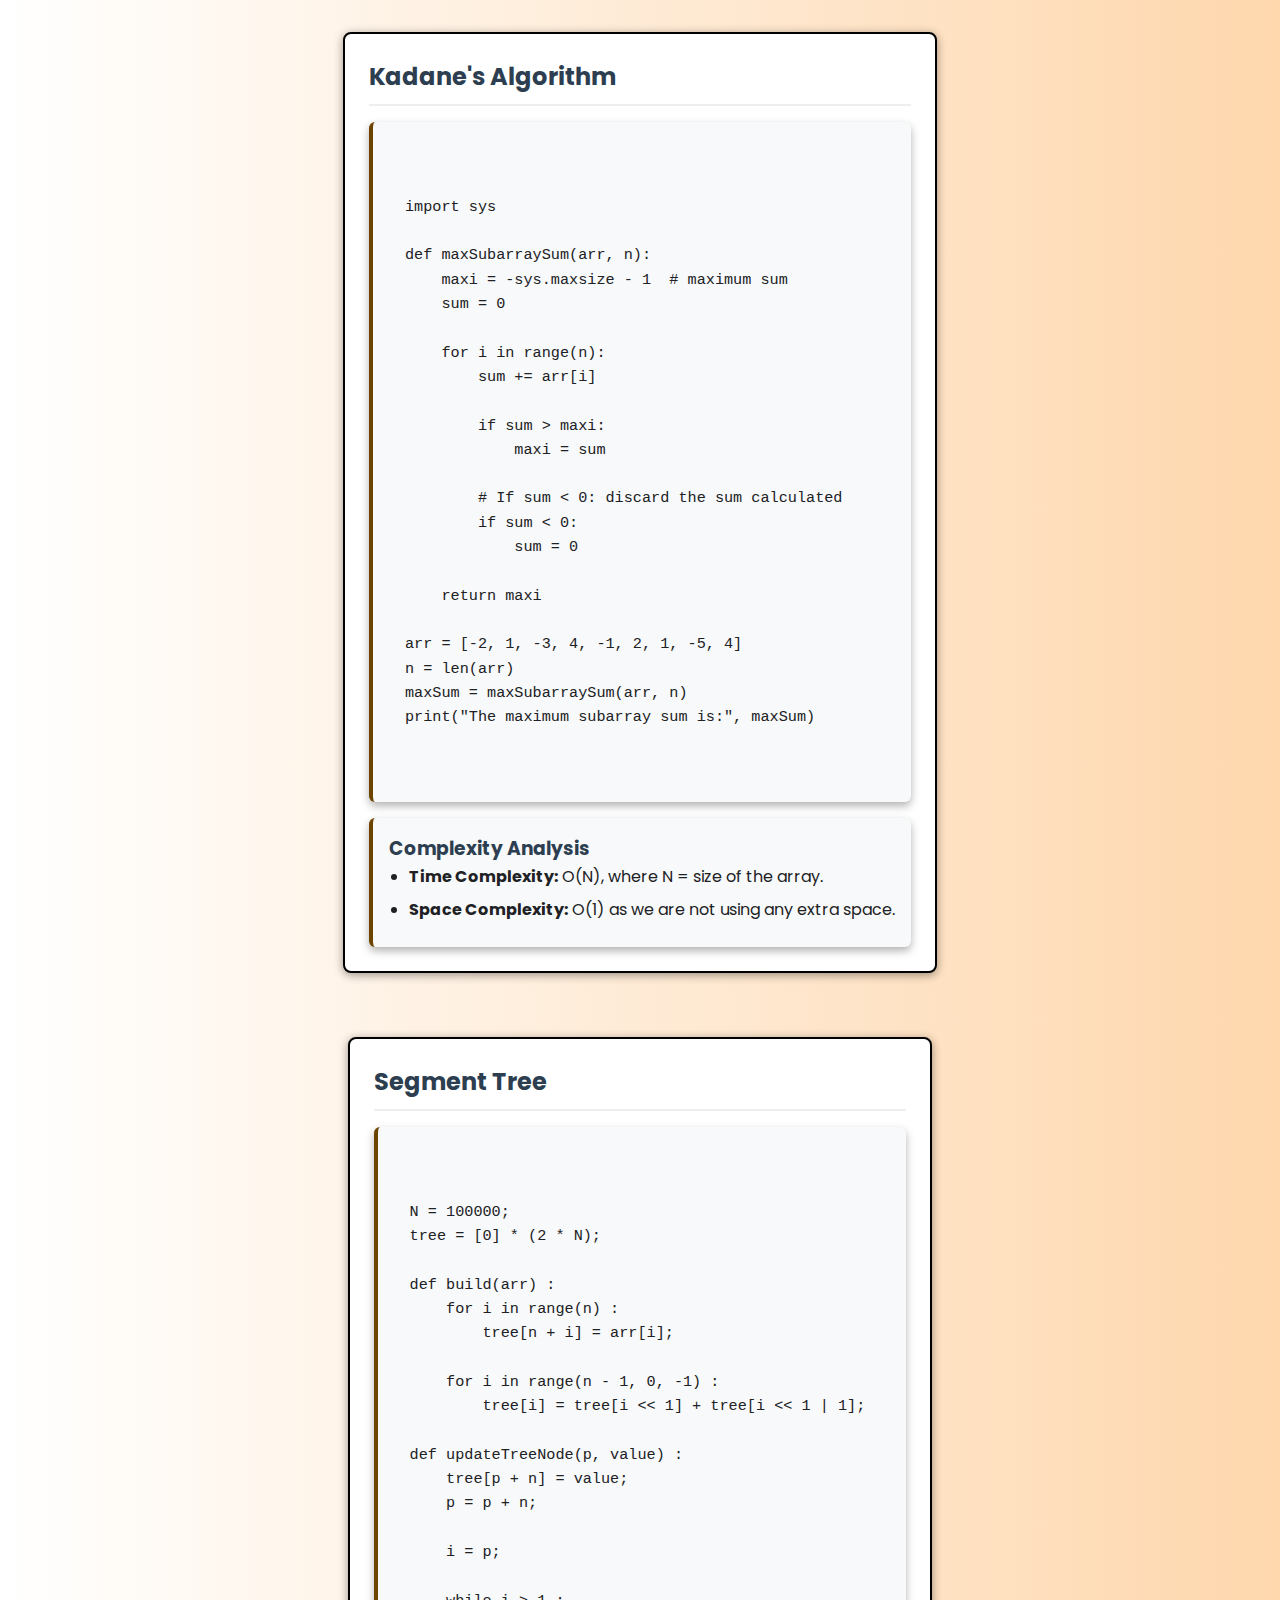
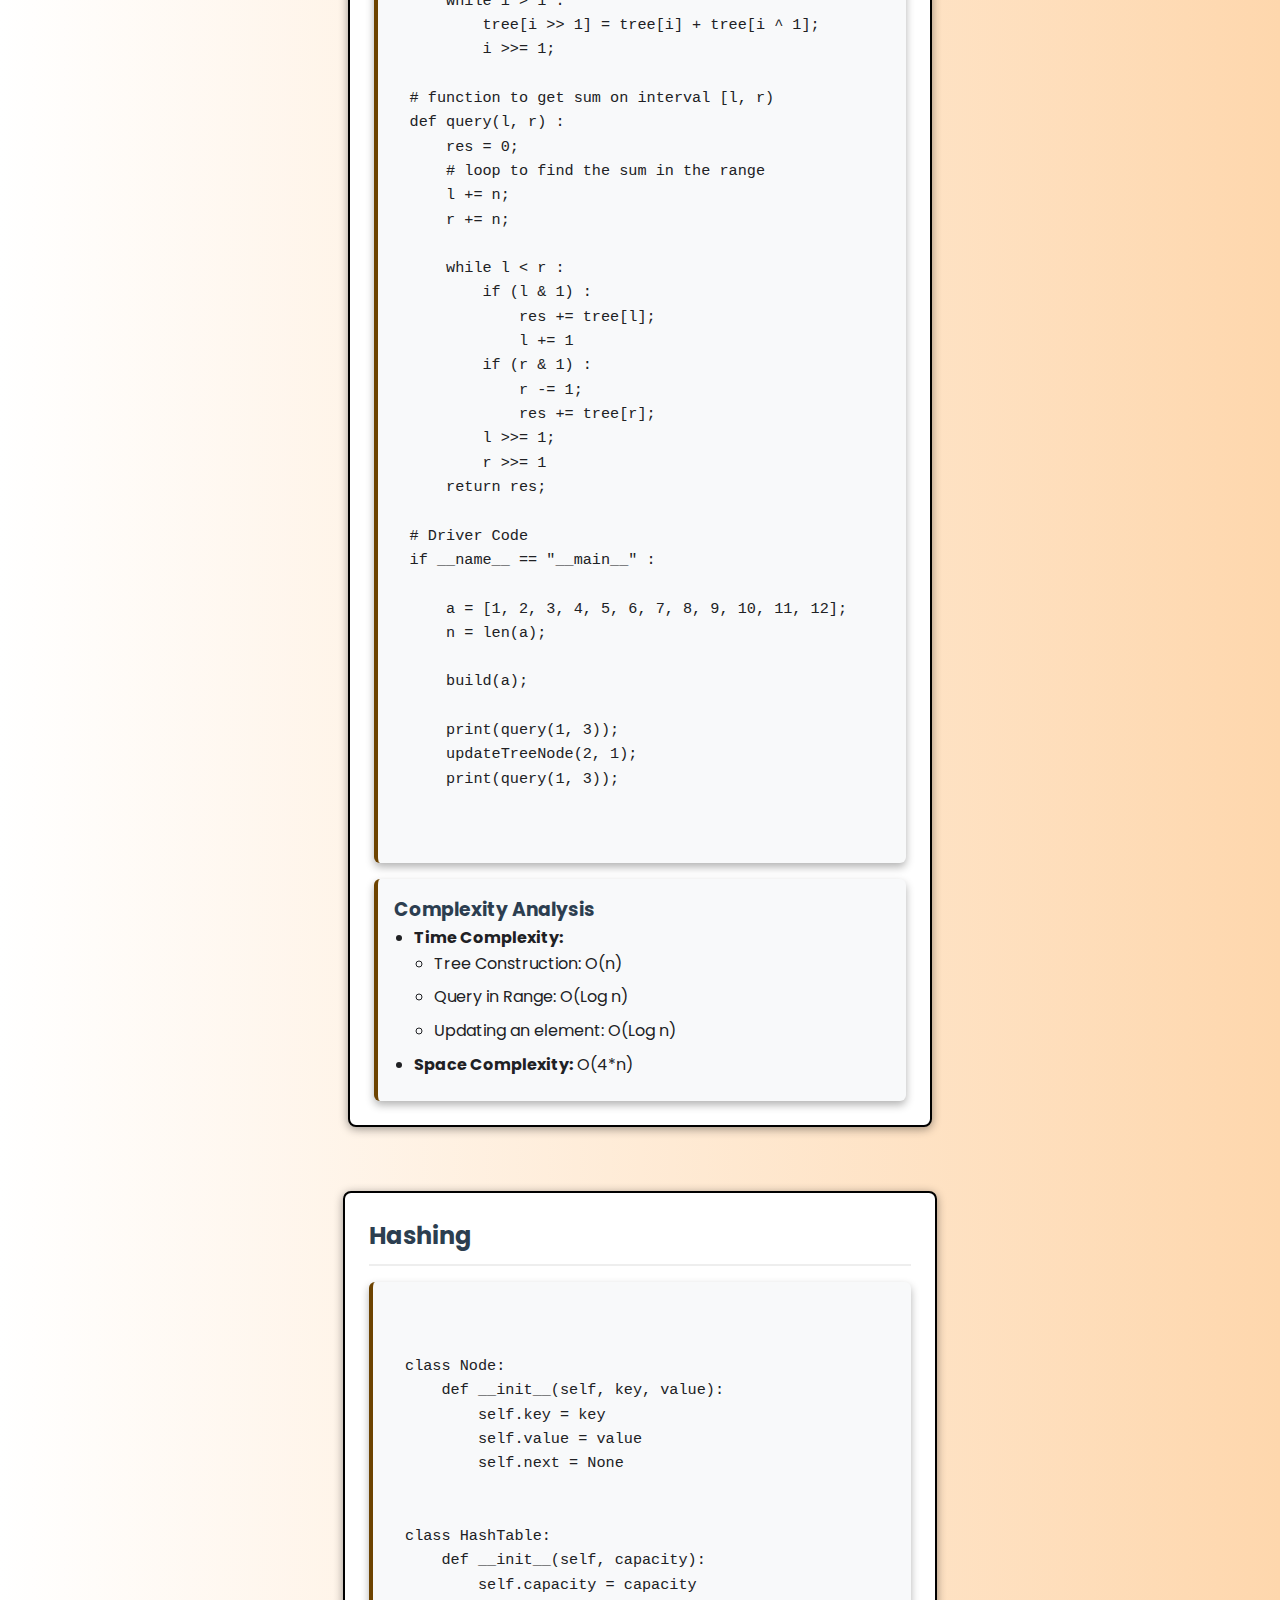
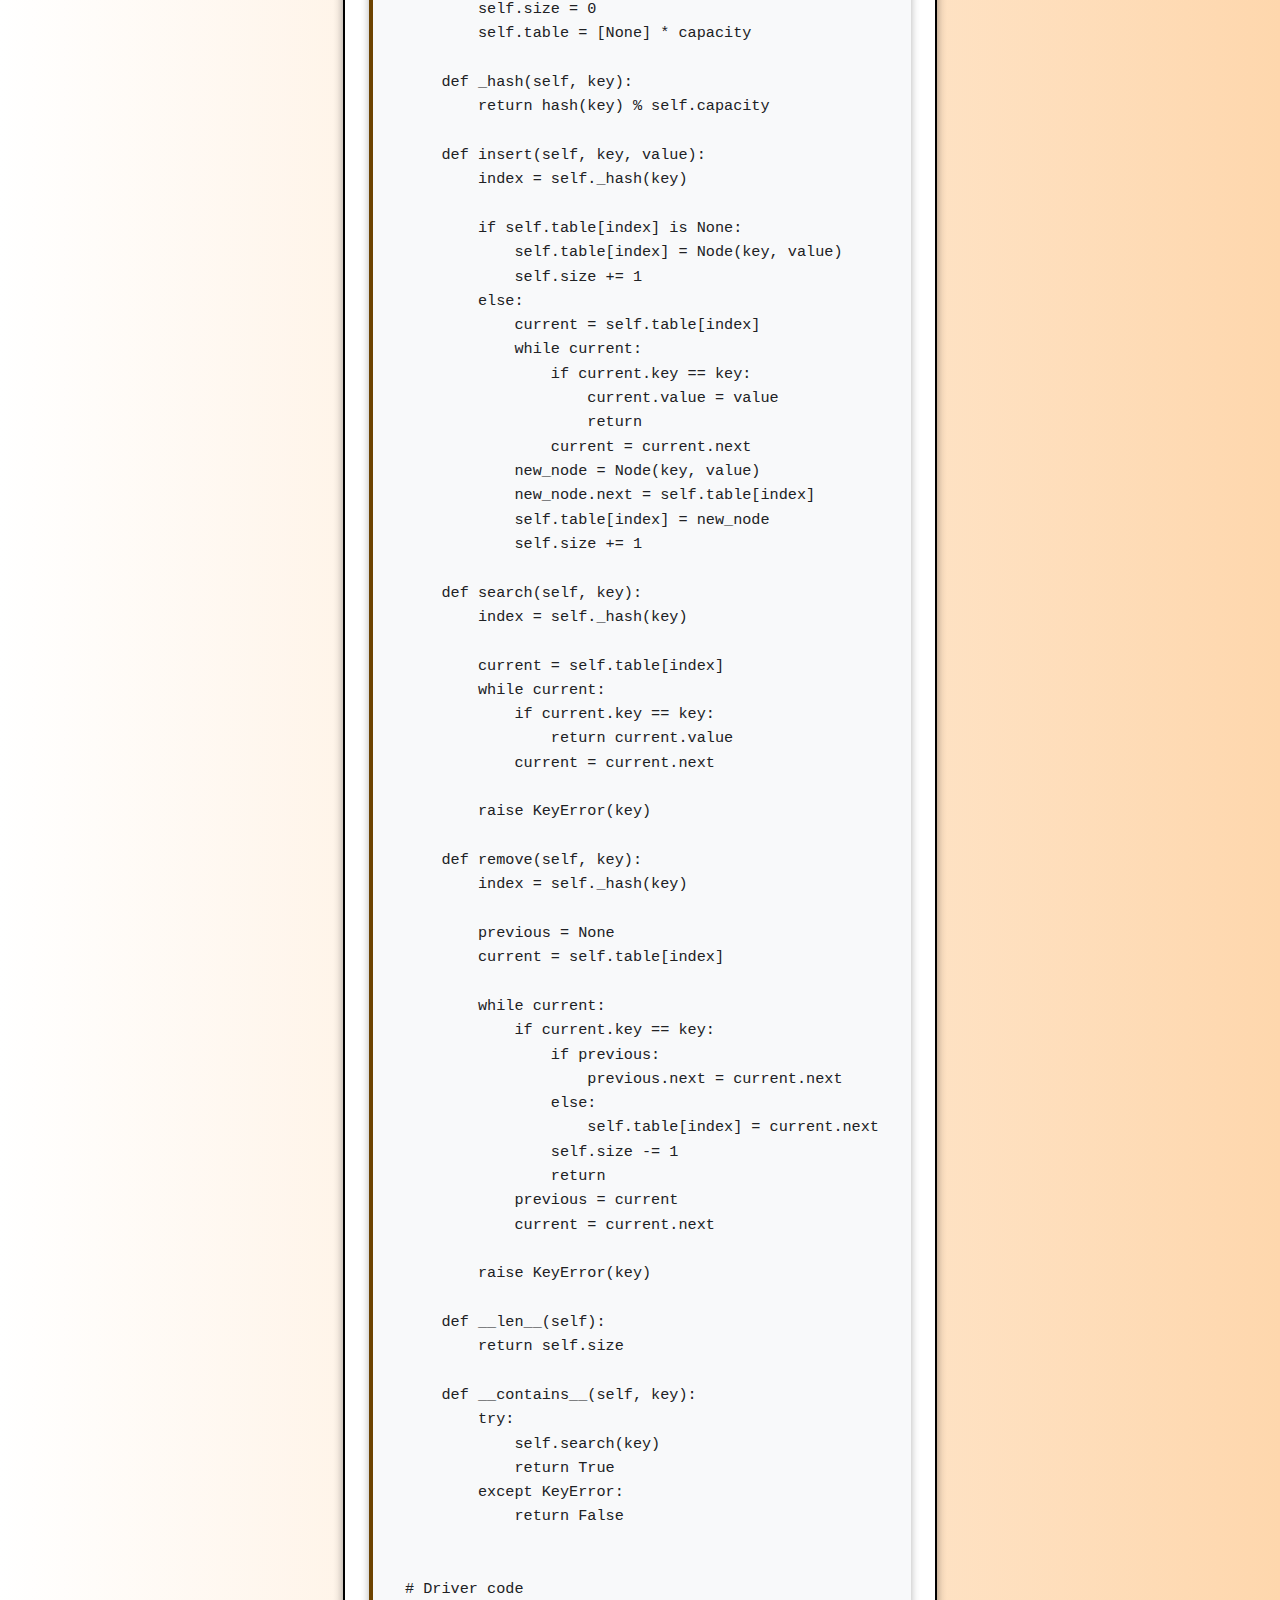
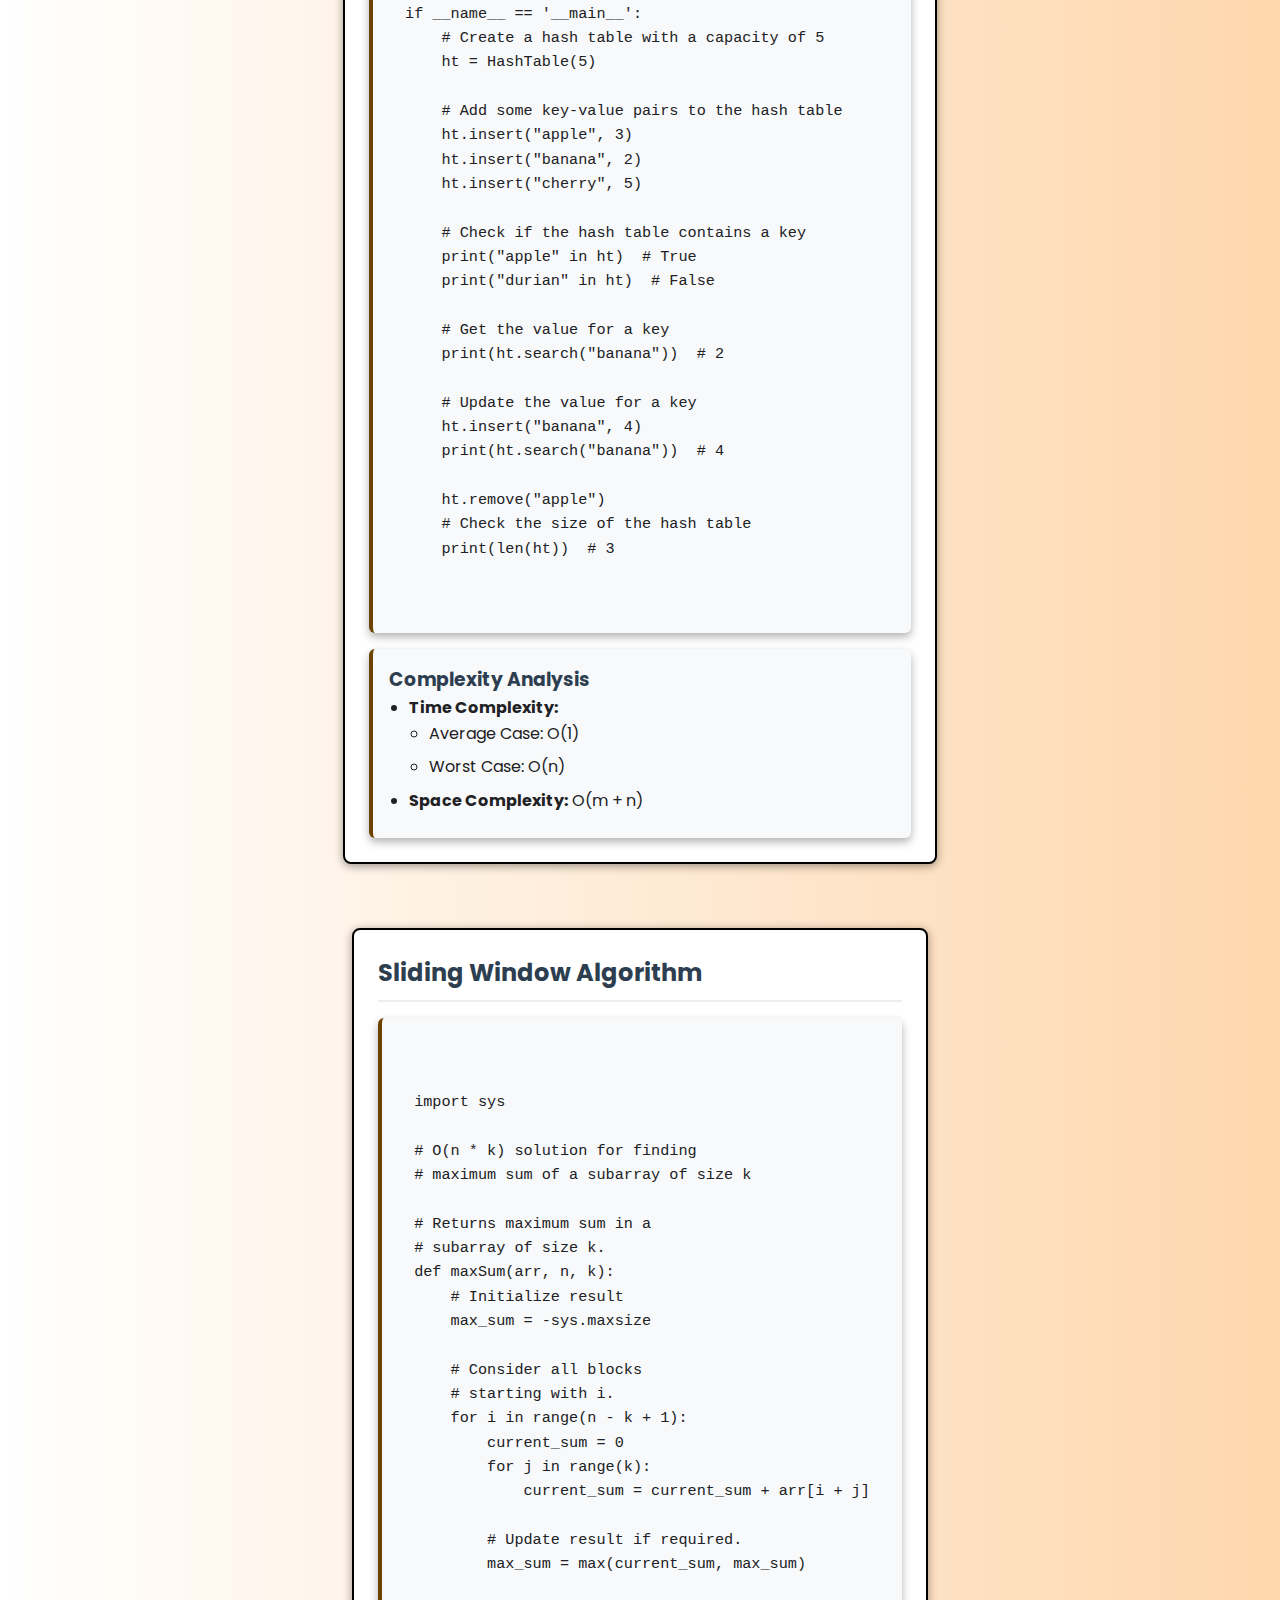
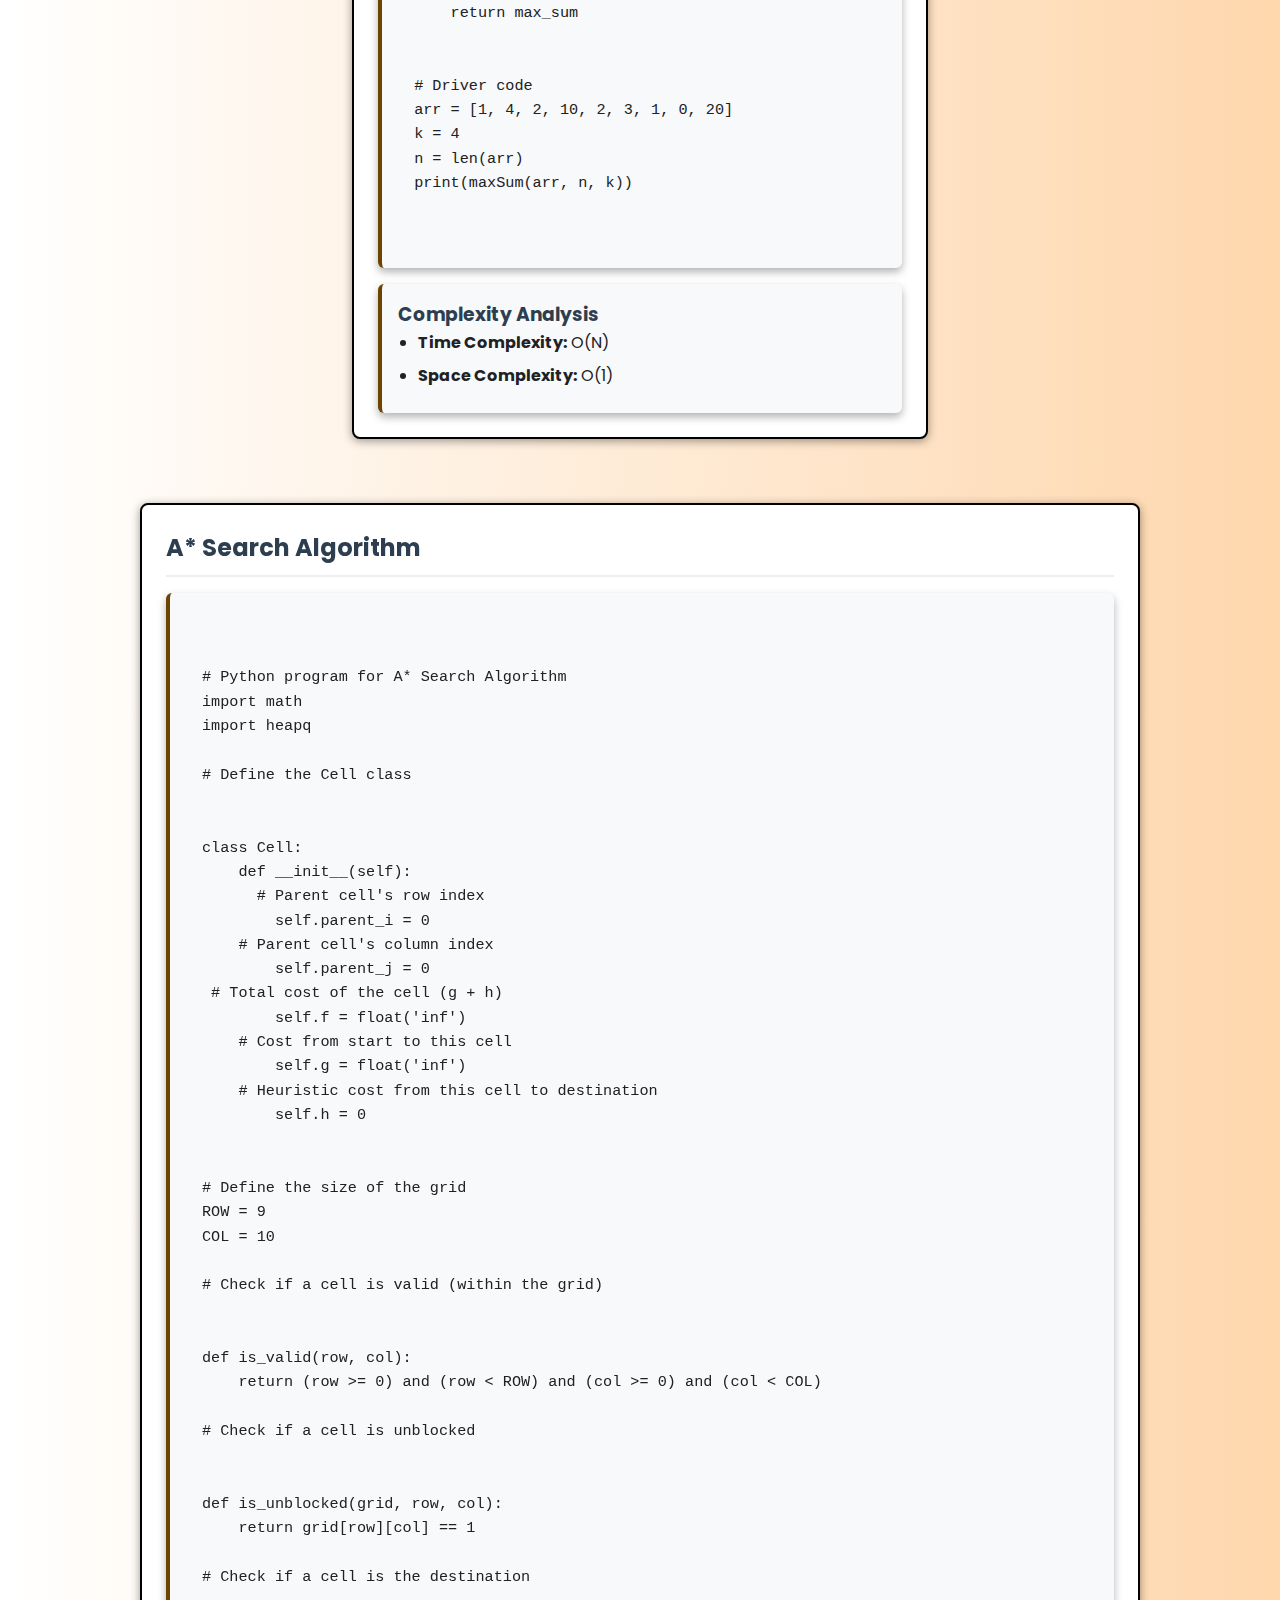
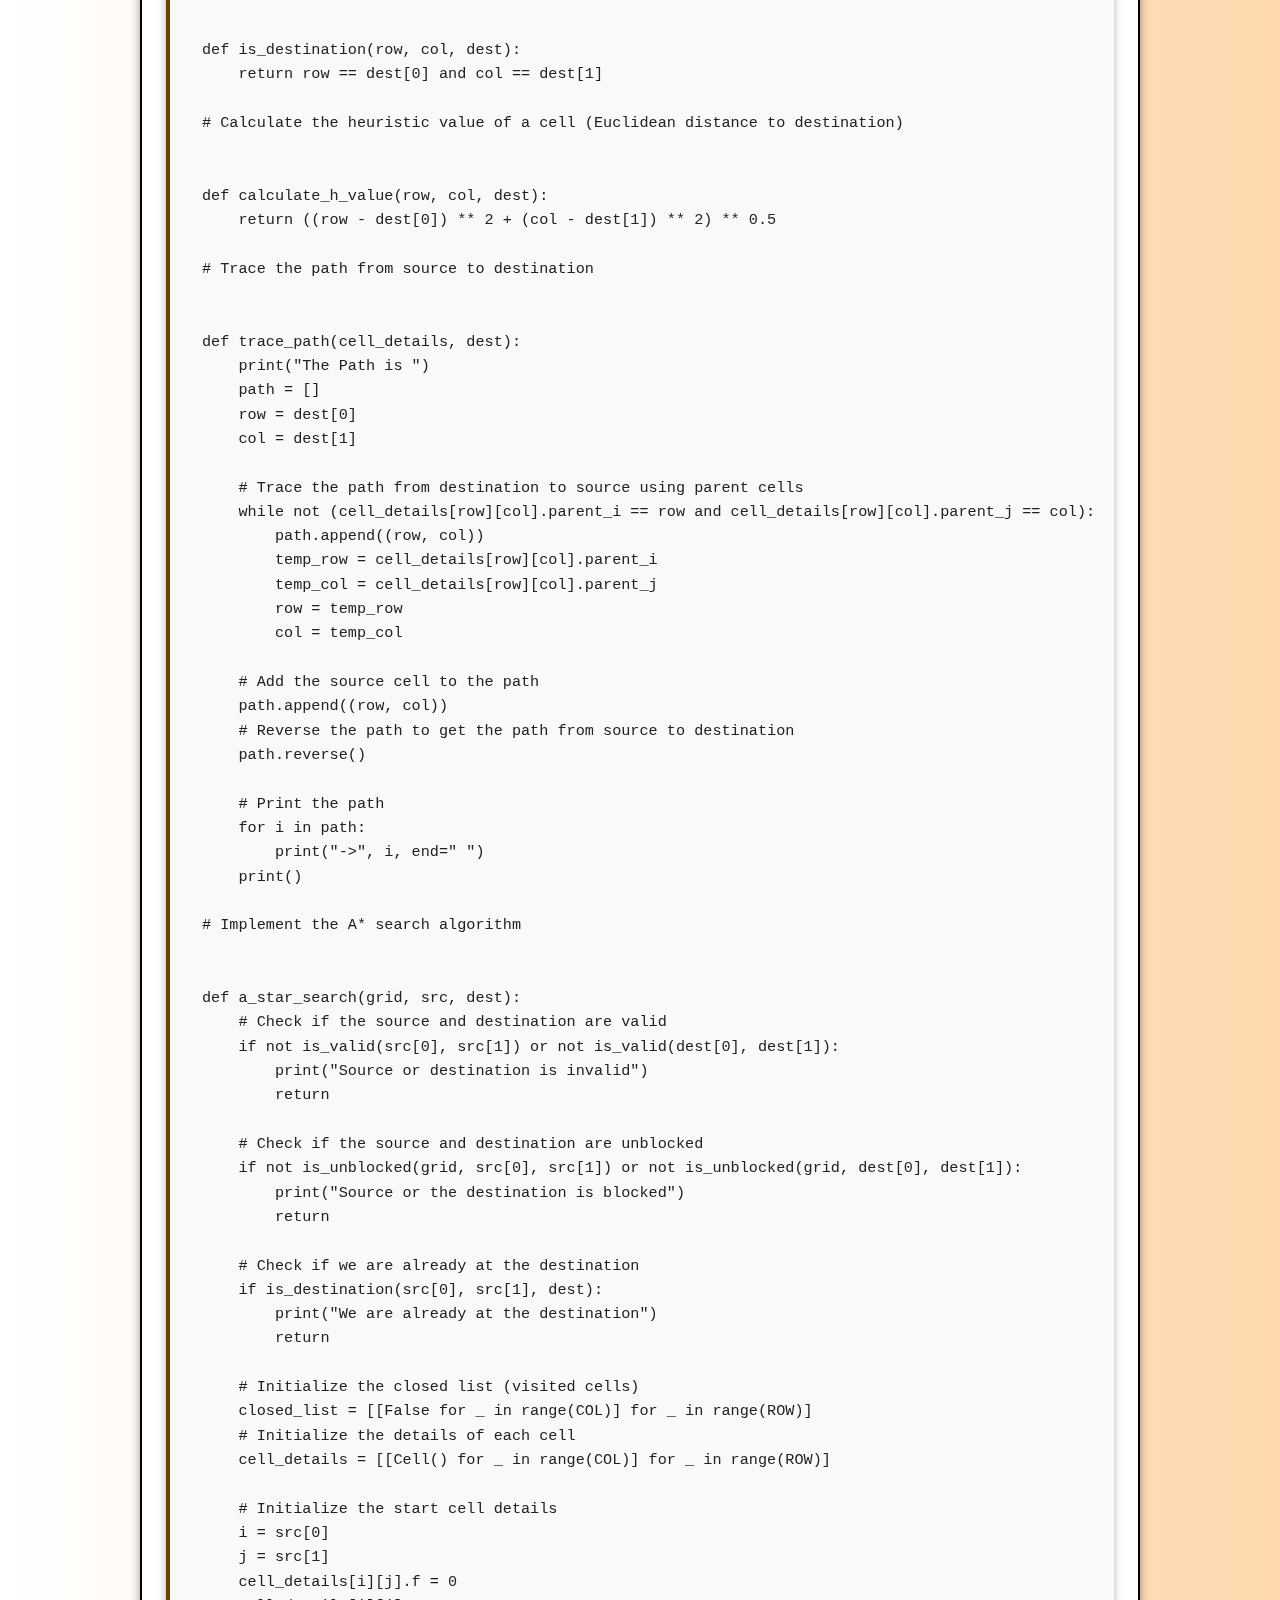
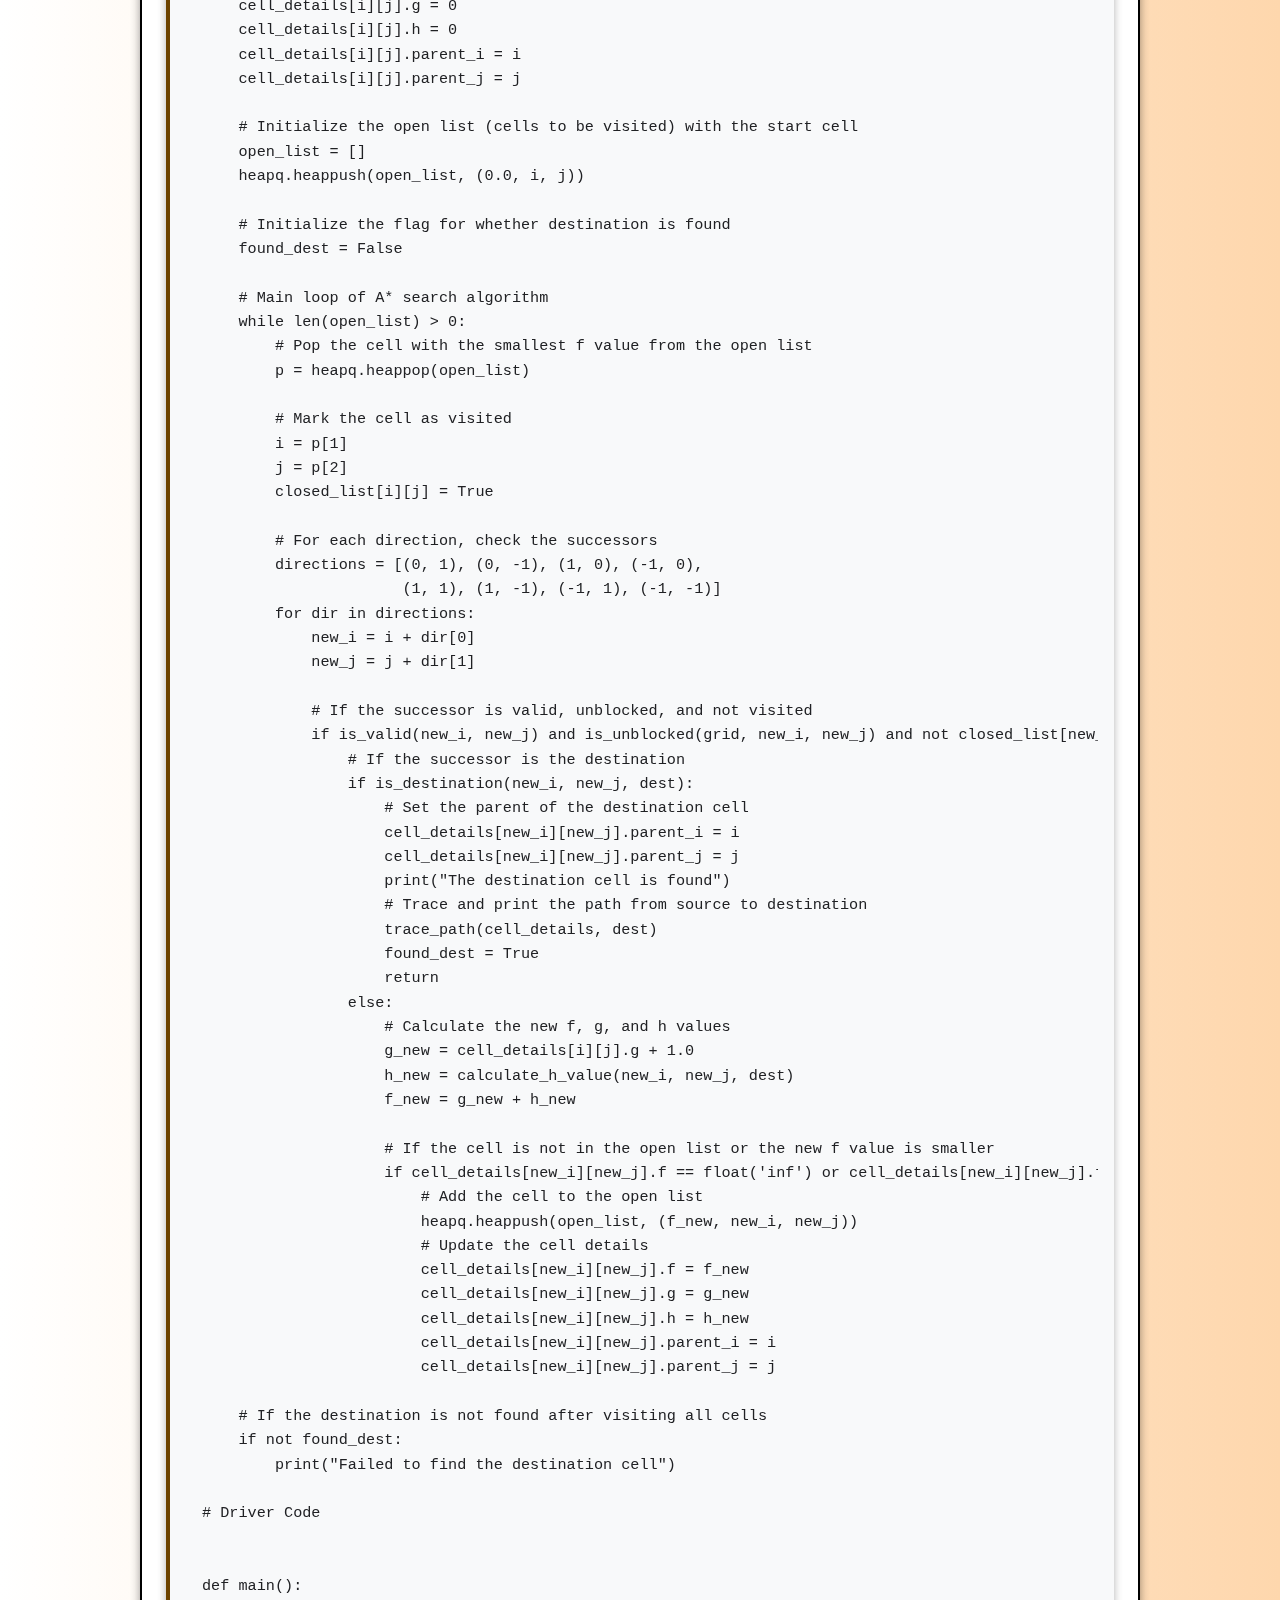
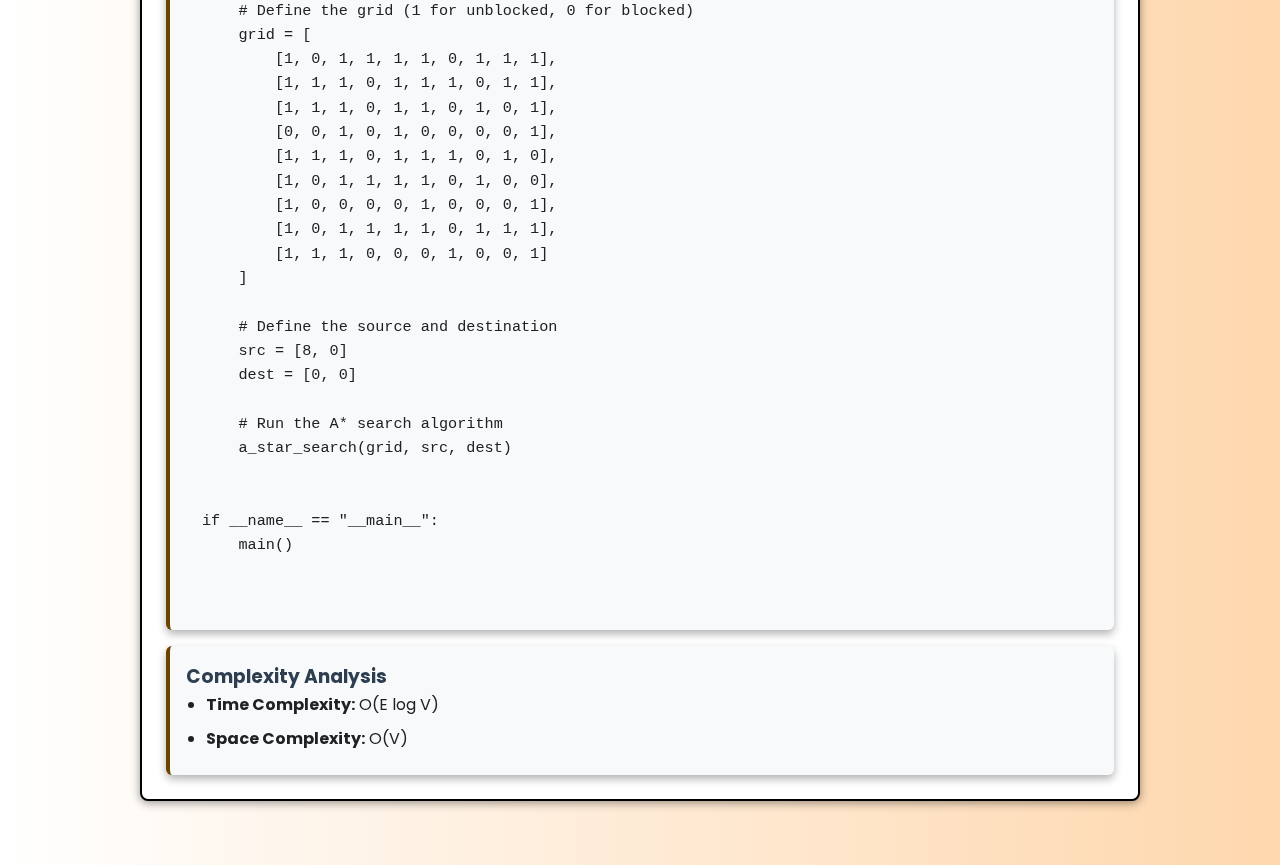
<file: code.html>
<!DOCTYPE html>
<html lang="en">
  <head>
    <meta charset="UTF-8" />
    <meta name="viewport" content="width=device-width, initial-scale=1.0" />
    <title>Implementations</title>

    <link
      rel="stylesheet"
      href="https://cdnjs.cloudflare.com/ajax/libs/font-awesome/6.7.1/css/all.min.css"
    />
    <link rel="stylesheet" href="../styleSheets/case1.css" />
    <link rel="stylesheet" href="../styleSheets/index.css" />
    <link rel="stylesheet" href="../styleSheets/code.css">
    <link rel="stylesheet" href="https://unpkg.com/aos@next/dist/aos.css" />
    <link rel="icon" href="../assets/cv.png" type="image/x-icon" />

  </head>
  <body>
    <div class="main-container">
      <div class="sub-container" id="kadane">
        <h2>Kadane's Algorithm</h2>
        <pre><code>
import sys

def maxSubarraySum(arr, n):
    maxi = -sys.maxsize - 1  # maximum sum
    sum = 0

    for i in range(n):
        sum += arr[i]

        if sum > maxi:
            maxi = sum

        # If sum < 0: discard the sum calculated
        if sum < 0:
            sum = 0

    return maxi

arr = [-2, 1, -3, 4, -1, 2, 1, -5, 4]
n = len(arr)
maxSum = maxSubarraySum(arr, n)
print("The maximum subarray sum is:", maxSum)
        </code></pre>

        <div class="complexity">
          <h3>Complexity Analysis</h3>
          <ul>
            <li>
              <strong>Time Complexity:</strong> O(N), where N = size of the
              array.
            </li>
            <li>
              <strong>Space Complexity:</strong> O(1) as we are not using any
              extra space.
            </li>
          </ul>
        </div>
      </div>
    </div>

    <div class="main-container">
      <div class="sub-container" id="segmentTree">
        <h2>Segment Tree</h2>
        <pre><code>
N = 100000; 
tree = [0] * (2 * N); 

def build(arr) :
    for i in range(n) : 
        tree[n + i] = arr[i]; 
    
    for i in range(n - 1, 0, -1) : 
        tree[i] = tree[i << 1] + tree[i << 1 | 1]; 

def updateTreeNode(p, value) : 
    tree[p + n] = value; 
    p = p + n; 
    
    i = p;
    
    while i > 1 :
        tree[i >> 1] = tree[i] + tree[i ^ 1];
        i >>= 1; 

# function to get sum on interval [l, r) 
def query(l, r) : 
    res = 0; 
    # loop to find the sum in the range 
    l += n;
    r += n;
    
    while l < r :
        if (l & 1) :
            res += tree[l]; 
            l += 1
        if (r & 1) :
            r -= 1;
            res += tree[r];  
        l >>= 1;
        r >>= 1
    return res; 

# Driver Code
if __name__ == "__main__" : 

    a = [1, 2, 3, 4, 5, 6, 7, 8, 9, 10, 11, 12]; 
    n = len(a); 
    
    build(a); 
    
    print(query(1, 3)); 
    updateTreeNode(2, 1); 
    print(query(1, 3)); 
        </code></pre>

        <div class="complexity">
          <h3>Complexity Analysis</h3>
          <ul>
            <li>
              <strong>Time Complexity:</strong>
              <ul>
                <li>Tree Construction: O(n)</li>
                <li>Query in Range: O(Log n)</li>
                <li>Updating an element: O(Log n)</li>
              </ul>
            </li>
            <li><strong>Space Complexity:</strong> O(4*n)</li>
          </ul>
        </div>
      </div>
    </div>

    <div class="main-container">
      <div class="sub-container" id="hashing">
        <h2>Hashing</h2>
        <pre><code>
class Node:
    def __init__(self, key, value):
        self.key = key
        self.value = value
        self.next = None


class HashTable:
    def __init__(self, capacity):
        self.capacity = capacity
        self.size = 0
        self.table = [None] * capacity

    def _hash(self, key):
        return hash(key) % self.capacity

    def insert(self, key, value):
        index = self._hash(key)

        if self.table[index] is None:
            self.table[index] = Node(key, value)
            self.size += 1
        else:
            current = self.table[index]
            while current:
                if current.key == key:
                    current.value = value
                    return
                current = current.next
            new_node = Node(key, value)
            new_node.next = self.table[index]
            self.table[index] = new_node
            self.size += 1

    def search(self, key):
        index = self._hash(key)

        current = self.table[index]
        while current:
            if current.key == key:
                return current.value
            current = current.next

        raise KeyError(key)

    def remove(self, key):
        index = self._hash(key)

        previous = None
        current = self.table[index]

        while current:
            if current.key == key:
                if previous:
                    previous.next = current.next
                else:
                    self.table[index] = current.next
                self.size -= 1
                return
            previous = current
            current = current.next

        raise KeyError(key)

    def __len__(self):
        return self.size

    def __contains__(self, key):
        try:
            self.search(key)
            return True
        except KeyError:
            return False


# Driver code
if __name__ == '__main__':
    # Create a hash table with a capacity of 5
    ht = HashTable(5)

    # Add some key-value pairs to the hash table
    ht.insert("apple", 3)
    ht.insert("banana", 2)
    ht.insert("cherry", 5)

    # Check if the hash table contains a key
    print("apple" in ht)  # True
    print("durian" in ht)  # False

    # Get the value for a key
    print(ht.search("banana"))  # 2

    # Update the value for a key
    ht.insert("banana", 4)
    print(ht.search("banana"))  # 4

    ht.remove("apple")
    # Check the size of the hash table
    print(len(ht))  # 3
        </code></pre>

        <div class="complexity">
          <h3>Complexity Analysis</h3>
          <ul>
            <li>
              <strong>Time Complexity:</strong>
              <ul>
                <li>Average Case: O(1)</li>
                <li>Worst Case: O(n)</li>
              </ul>
            </li>
            <li><strong>Space Complexity:</strong> O(m + n)</li>
          </ul>
        </div>
      </div>
    </div>

    <div class="main-container">
      <div class="sub-container" id="slidingWindow">
        <h2>Sliding Window Algorithm</h2>
        <pre><code>
import sys

# O(n * k) solution for finding
# maximum sum of a subarray of size k

# Returns maximum sum in a
# subarray of size k.
def maxSum(arr, n, k):
    # Initialize result
    max_sum = -sys.maxsize

    # Consider all blocks
    # starting with i.
    for i in range(n - k + 1):
        current_sum = 0
        for j in range(k):
            current_sum = current_sum + arr[i + j]

        # Update result if required.
        max_sum = max(current_sum, max_sum)

    return max_sum


# Driver code
arr = [1, 4, 2, 10, 2, 3, 1, 0, 20]
k = 4
n = len(arr)
print(maxSum(arr, n, k))
        </code></pre>

        <div class="complexity">
          <h3>Complexity Analysis</h3>
          <ul>
            <li><strong>Time Complexity:</strong> O(N)</li>
            <li><strong>Space Complexity:</strong> O(1)</li>
          </ul>
        </div>
      </div>
    </div>



    <div class="main-container">
      <div class="sub-container" id="Astar">
        <h2>A* Search Algorithm</h2>
        <pre><code>
# Python program for A* Search Algorithm
import math
import heapq

# Define the Cell class


class Cell:
    def __init__(self):
      # Parent cell's row index
        self.parent_i = 0
    # Parent cell's column index
        self.parent_j = 0
 # Total cost of the cell (g + h)
        self.f = float('inf')
    # Cost from start to this cell
        self.g = float('inf')
    # Heuristic cost from this cell to destination
        self.h = 0


# Define the size of the grid
ROW = 9
COL = 10

# Check if a cell is valid (within the grid)


def is_valid(row, col):
    return (row >= 0) and (row < ROW) and (col >= 0) and (col < COL)

# Check if a cell is unblocked


def is_unblocked(grid, row, col):
    return grid[row][col] == 1

# Check if a cell is the destination


def is_destination(row, col, dest):
    return row == dest[0] and col == dest[1]

# Calculate the heuristic value of a cell (Euclidean distance to destination)


def calculate_h_value(row, col, dest):
    return ((row - dest[0]) ** 2 + (col - dest[1]) ** 2) ** 0.5

# Trace the path from source to destination


def trace_path(cell_details, dest):
    print("The Path is ")
    path = []
    row = dest[0]
    col = dest[1]

    # Trace the path from destination to source using parent cells
    while not (cell_details[row][col].parent_i == row and cell_details[row][col].parent_j == col):
        path.append((row, col))
        temp_row = cell_details[row][col].parent_i
        temp_col = cell_details[row][col].parent_j
        row = temp_row
        col = temp_col

    # Add the source cell to the path
    path.append((row, col))
    # Reverse the path to get the path from source to destination
    path.reverse()

    # Print the path
    for i in path:
        print("->", i, end=" ")
    print()

# Implement the A* search algorithm


def a_star_search(grid, src, dest):
    # Check if the source and destination are valid
    if not is_valid(src[0], src[1]) or not is_valid(dest[0], dest[1]):
        print("Source or destination is invalid")
        return

    # Check if the source and destination are unblocked
    if not is_unblocked(grid, src[0], src[1]) or not is_unblocked(grid, dest[0], dest[1]):
        print("Source or the destination is blocked")
        return

    # Check if we are already at the destination
    if is_destination(src[0], src[1], dest):
        print("We are already at the destination")
        return

    # Initialize the closed list (visited cells)
    closed_list = [[False for _ in range(COL)] for _ in range(ROW)]
    # Initialize the details of each cell
    cell_details = [[Cell() for _ in range(COL)] for _ in range(ROW)]

    # Initialize the start cell details
    i = src[0]
    j = src[1]
    cell_details[i][j].f = 0
    cell_details[i][j].g = 0
    cell_details[i][j].h = 0
    cell_details[i][j].parent_i = i
    cell_details[i][j].parent_j = j

    # Initialize the open list (cells to be visited) with the start cell
    open_list = []
    heapq.heappush(open_list, (0.0, i, j))

    # Initialize the flag for whether destination is found
    found_dest = False

    # Main loop of A* search algorithm
    while len(open_list) > 0:
        # Pop the cell with the smallest f value from the open list
        p = heapq.heappop(open_list)

        # Mark the cell as visited
        i = p[1]
        j = p[2]
        closed_list[i][j] = True

        # For each direction, check the successors
        directions = [(0, 1), (0, -1), (1, 0), (-1, 0),
                      (1, 1), (1, -1), (-1, 1), (-1, -1)]
        for dir in directions:
            new_i = i + dir[0]
            new_j = j + dir[1]

            # If the successor is valid, unblocked, and not visited
            if is_valid(new_i, new_j) and is_unblocked(grid, new_i, new_j) and not closed_list[new_i][new_j]:
                # If the successor is the destination
                if is_destination(new_i, new_j, dest):
                    # Set the parent of the destination cell
                    cell_details[new_i][new_j].parent_i = i
                    cell_details[new_i][new_j].parent_j = j
                    print("The destination cell is found")
                    # Trace and print the path from source to destination
                    trace_path(cell_details, dest)
                    found_dest = True
                    return
                else:
                    # Calculate the new f, g, and h values
                    g_new = cell_details[i][j].g + 1.0
                    h_new = calculate_h_value(new_i, new_j, dest)
                    f_new = g_new + h_new

                    # If the cell is not in the open list or the new f value is smaller
                    if cell_details[new_i][new_j].f == float('inf') or cell_details[new_i][new_j].f > f_new:
                        # Add the cell to the open list
                        heapq.heappush(open_list, (f_new, new_i, new_j))
                        # Update the cell details
                        cell_details[new_i][new_j].f = f_new
                        cell_details[new_i][new_j].g = g_new
                        cell_details[new_i][new_j].h = h_new
                        cell_details[new_i][new_j].parent_i = i
                        cell_details[new_i][new_j].parent_j = j

    # If the destination is not found after visiting all cells
    if not found_dest:
        print("Failed to find the destination cell")

# Driver Code


def main():
    # Define the grid (1 for unblocked, 0 for blocked)
    grid = [
        [1, 0, 1, 1, 1, 1, 0, 1, 1, 1],
        [1, 1, 1, 0, 1, 1, 1, 0, 1, 1],
        [1, 1, 1, 0, 1, 1, 0, 1, 0, 1],
        [0, 0, 1, 0, 1, 0, 0, 0, 0, 1],
        [1, 1, 1, 0, 1, 1, 1, 0, 1, 0],
        [1, 0, 1, 1, 1, 1, 0, 1, 0, 0],
        [1, 0, 0, 0, 0, 1, 0, 0, 0, 1],
        [1, 0, 1, 1, 1, 1, 0, 1, 1, 1],
        [1, 1, 1, 0, 0, 0, 1, 0, 0, 1]
    ]

    # Define the source and destination
    src = [8, 0]
    dest = [0, 0]

    # Run the A* search algorithm
    a_star_search(grid, src, dest)


if __name__ == "__main__":
    main()
        </code></pre>

        <div class="complexity">
          <h3>Complexity Analysis</h3>
          <ul>
            <li>
              <strong>Time Complexity:</strong> O(E log V)
            </li>
            <li>
              <strong>Space Complexity:</strong> O(V) 
            </li>
          </ul>
        </div>
      </div>
    </div>

  </body>
</html>
</file>
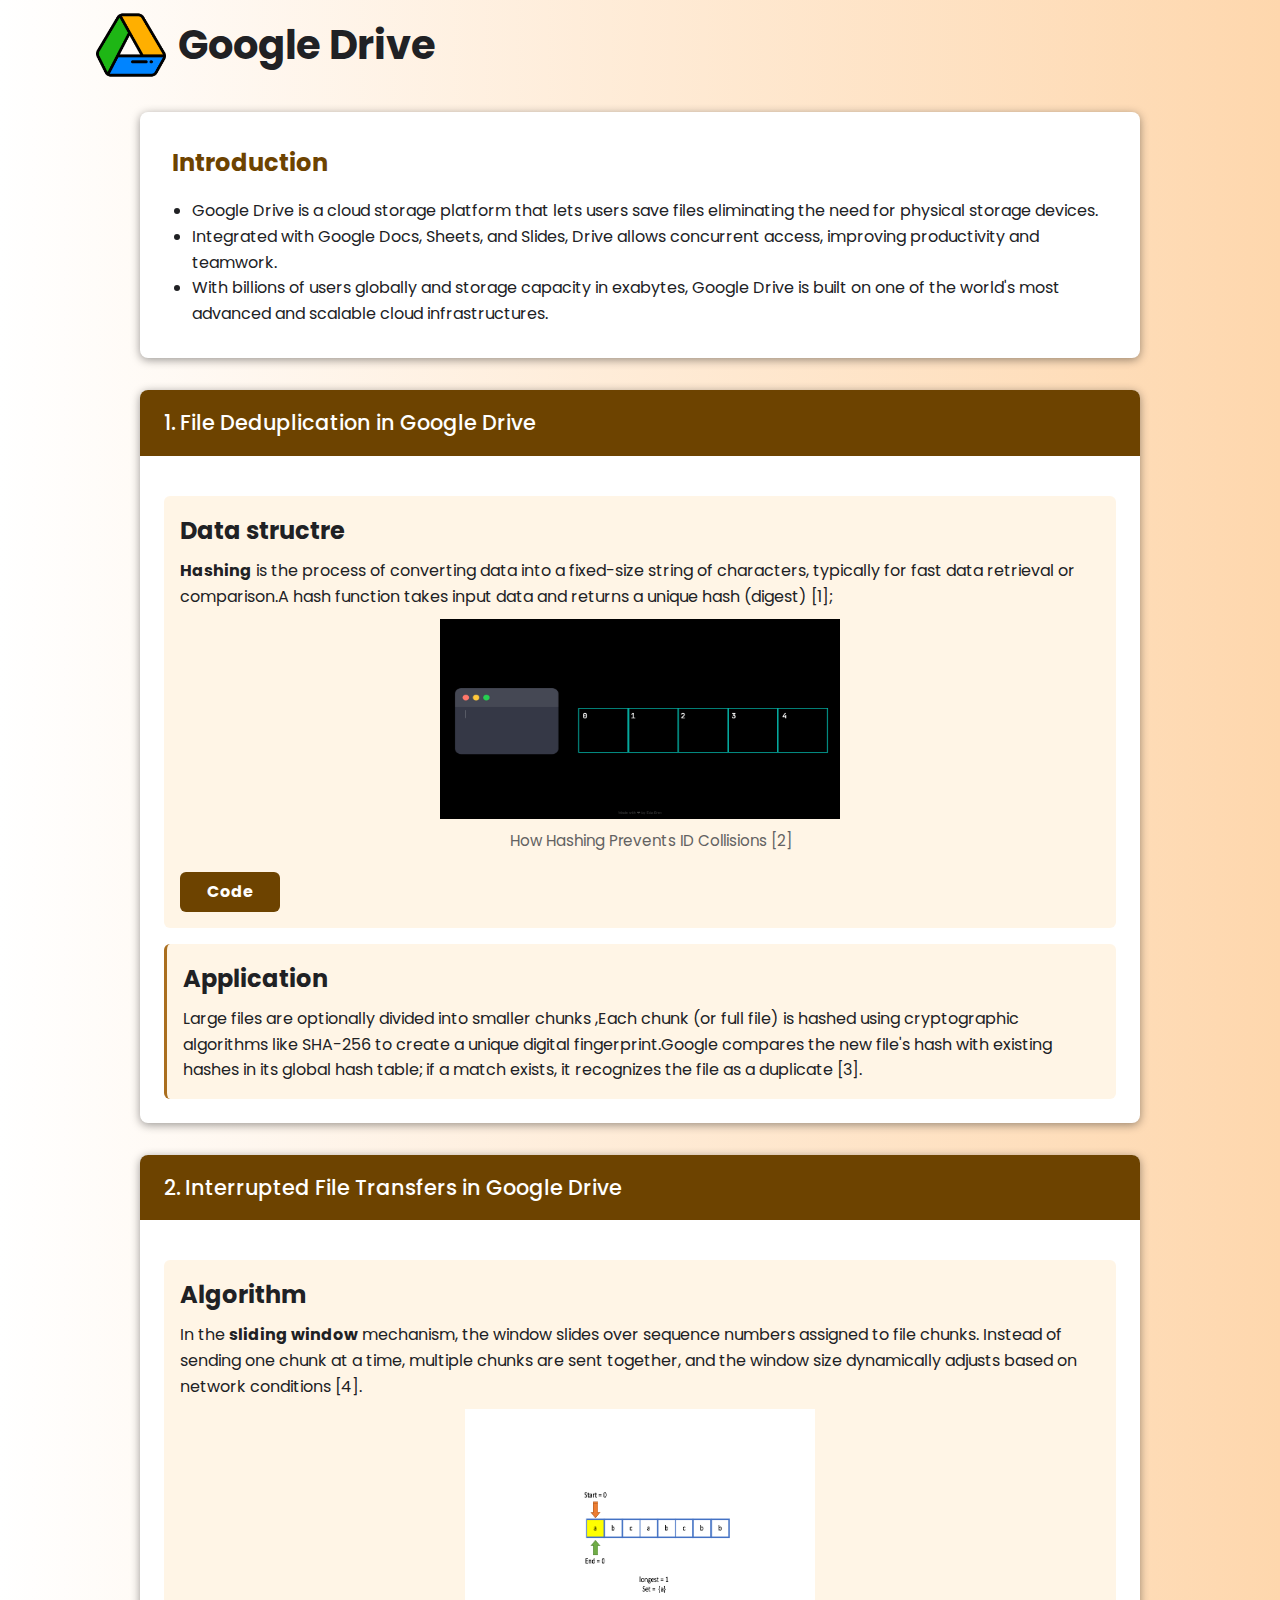
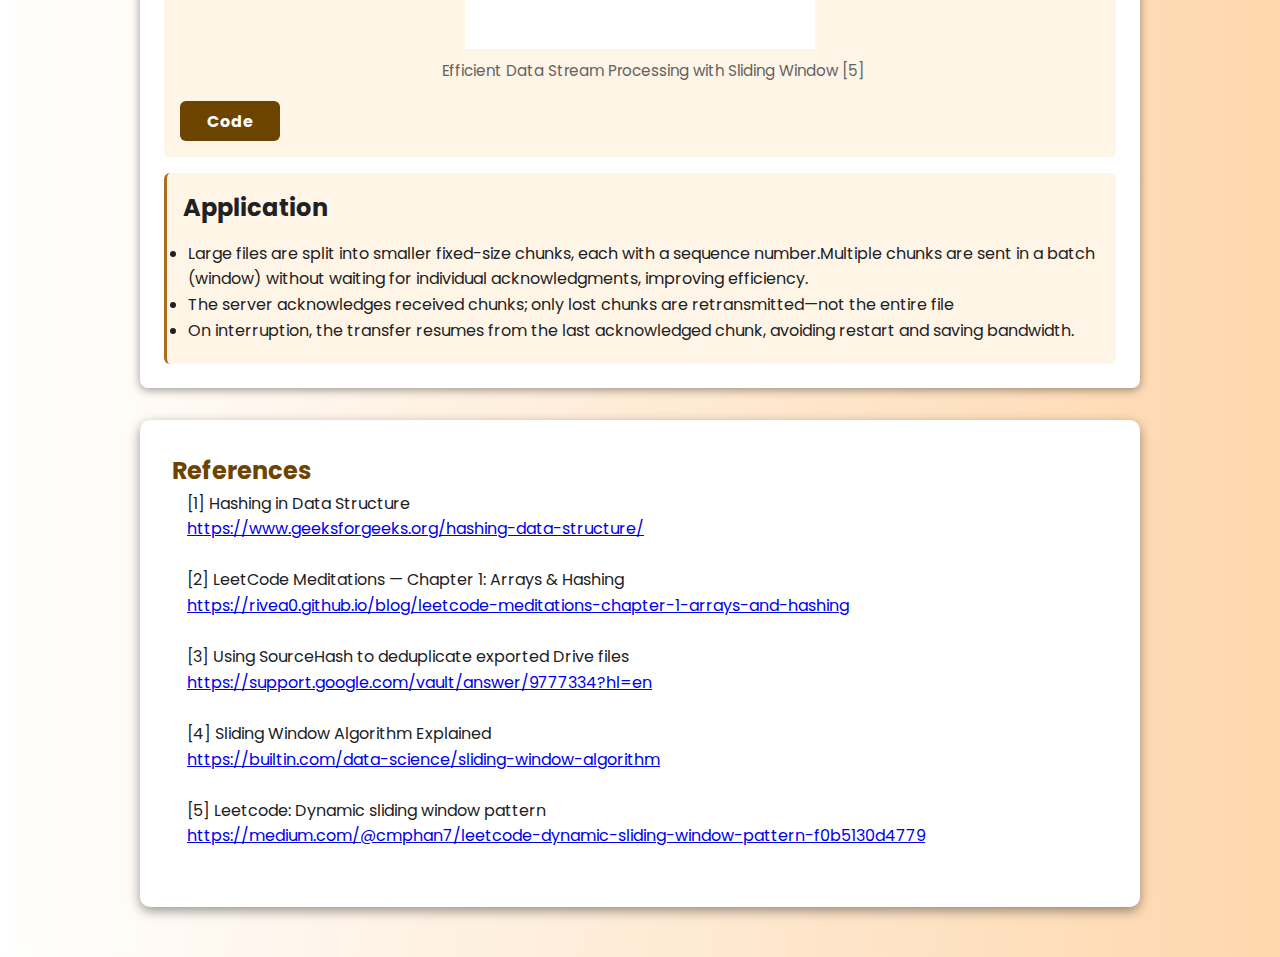
<file: driveCase.html>
<!DOCTYPE html>
<html lang="en">
  <head>
    <meta charset="UTF-8" />
    <meta name="viewport" content="width=device-width, initial-scale=1.0" />
    <title>Google Drive Use-Cases</title>

  
    <link
      rel="stylesheet"
      href="https://cdnjs.cloudflare.com/ajax/libs/font-awesome/6.7.1/css/all.min.css"
    />
    <link rel="stylesheet" href="../styleSheets/case1.css" />
    <link rel="stylesheet" href="../styleSheets/index.css" />
    <link rel="stylesheet" href="../styleSheets/driveCase.css" />
    <link rel="stylesheet" href="https://unpkg.com/aos@next/dist/aos.css" />
    <link rel="icon" href="../assets/cv.png" type="image/x-icon" />
  </head>

  <body>
    <header>
      <div class="container">
        <h1><img src="../assets/drive.png" alt="Drive Logo" />Google Drive</h1>
      </div>
    </header>

    <div class="intro-container">
      <h2>Introduction</h2>
      <ul style="margin-left: 20px;">
        <li>Google Drive is a cloud storage platform that lets users save files eliminating the need for physical storage devices.</li>
        <li>Integrated with Google Docs, Sheets, and Slides, Drive allows concurrent access, improving productivity and teamwork.</li>
        <li>With billions of users globally and storage capacity in exabytes, Google Drive is built on one of the world's most advanced and scalable cloud infrastructures.</li>
      </ul>
    </div>

    <div class="workflow-container">
      <div class="workflow-step">
        <div class="step-header">1. File Deduplication in Google Drive</div>
        <div class="substep">
          <div class="explanation-grid">
            <div class="why-box">
              <span class="label"><h2>Data structre</h2></span>
              <p>
                <strong>Hashing</strong> is the process of converting data into a fixed-size
                string of characters, typically for fast data retrieval or
                comparison.A hash function takes input data and returns a unique
                hash (digest) [1];
              </p>
              <img id="hash" src="../assets/hash-tables.gif" alt="Hashing GIF" />
              <div id="imgCap"> How Hashing Prevents ID Collisions [2]</div>
              <button class="code-button" onclick="window.location.href='code.html#hashing'"><strong>Code</strong></button>
            </div>
            <div class="how-box">
              <span class="label"><h2>Application</h2></span>
              <p>
                Large files are optionally divided into smaller chunks ,Each
                chunk (or full file) is hashed using cryptographic algorithms
                like SHA-256 to create a unique digital fingerprint.Google
                compares the new file's hash with existing hashes in its global
                hash table; if a match exists, it recognizes the file as a
                duplicate [3].
              </p>
            </div>
          </div>
        </div>
      </div>

      <!-- Step 2 -->
      <div class="workflow-step">
        <div class="step-header">
          2. Interrupted File Transfers in Google Drive
        </div>
        <div class="substep">
          <div class="explanation-grid">
            <div class="why-box">
              <span class="label"><h2>Algorithm</h2></span>
              <p>
                In the <strong>sliding window</strong> mechanism, the window slides over sequence
                numbers assigned to file chunks. Instead of sending one chunk at
                a time, multiple chunks are sent together, and the window size
                dynamically adjusts based on network conditions [4].
              </p>
              <img id="sliding" src="../assets/slidingWin.gif" alt="slidingWin" />
              <div id="imgCap2"> Efficient Data Stream Processing with Sliding Window [5]</div>
              <button class="code-button" onclick="window.location.href='code.html#slidingWindow'"><strong>Code</strong></button>
            </div>
            <div class="how-box">
              <span class="label"><h2>Application</h2></span>
              <ul style="padding: 5px;">
                <li>
                  Large files are split into smaller fixed-size chunks, each
                  with a sequence number.Multiple chunks are sent in a batch
                  (window) without waiting for individual acknowledgments,
                  improving efficiency.
                </li>
                <li>
                  The server acknowledges received chunks; only lost chunks are
                  retransmitted—not the entire file
                </li>
                <li>
                  On interruption, the transfer resumes from the last
                  acknowledged chunk, avoiding restart and saving bandwidth.
                </li>
              </ul>
            </div>
          </div>
        </div>
      </div>
    </div>

    <section class="refrence">
      <h2>References</h2>
      <ul style="list-style-type: none; margin-left: 15px;">
        

        <li>[1] Hashing in Data Structure <br> <a href="https://www.geeksforgeeks.org/hashing-data-structure/">https://www.geeksforgeeks.org/hashing-data-structure/</a> </li><br>

         <li>[2] LeetCode Meditations — Chapter 1: Arrays & Hashing <br> <a href="https://rivea0.github.io/blog/leetcode-meditations-chapter-1-arrays-and-hashing">https://rivea0.github.io/blog/leetcode-meditations-chapter-1-arrays-and-hashing</a> </li><br>

        <li>[3] Using SourceHash to deduplicate exported Drive files <br >
          <a href=https://support.google.com/vault/answer/9777334?hl=en>https://support.google.com/vault/answer/9777334?hl=en<a></li><br>

         <li>[4] Sliding Window Algorithm Explained <br >
          <a href=https://builtin.com/data-science/sliding-window-algorithm>https://builtin.com/data-science/sliding-window-algorithm<a></li><br>

        <li>[5] Leetcode: Dynamic sliding window pattern <br> <a href="https://medium.com/@cmphan7/leetcode-dynamic-sliding-window-pattern-f0b5130d4779">https://medium.com/@cmphan7/leetcode-dynamic-sliding-window-pattern-f0b5130d4779</a> </li><br>
      </ul>

    </section>
  </body>
</html>
</file>
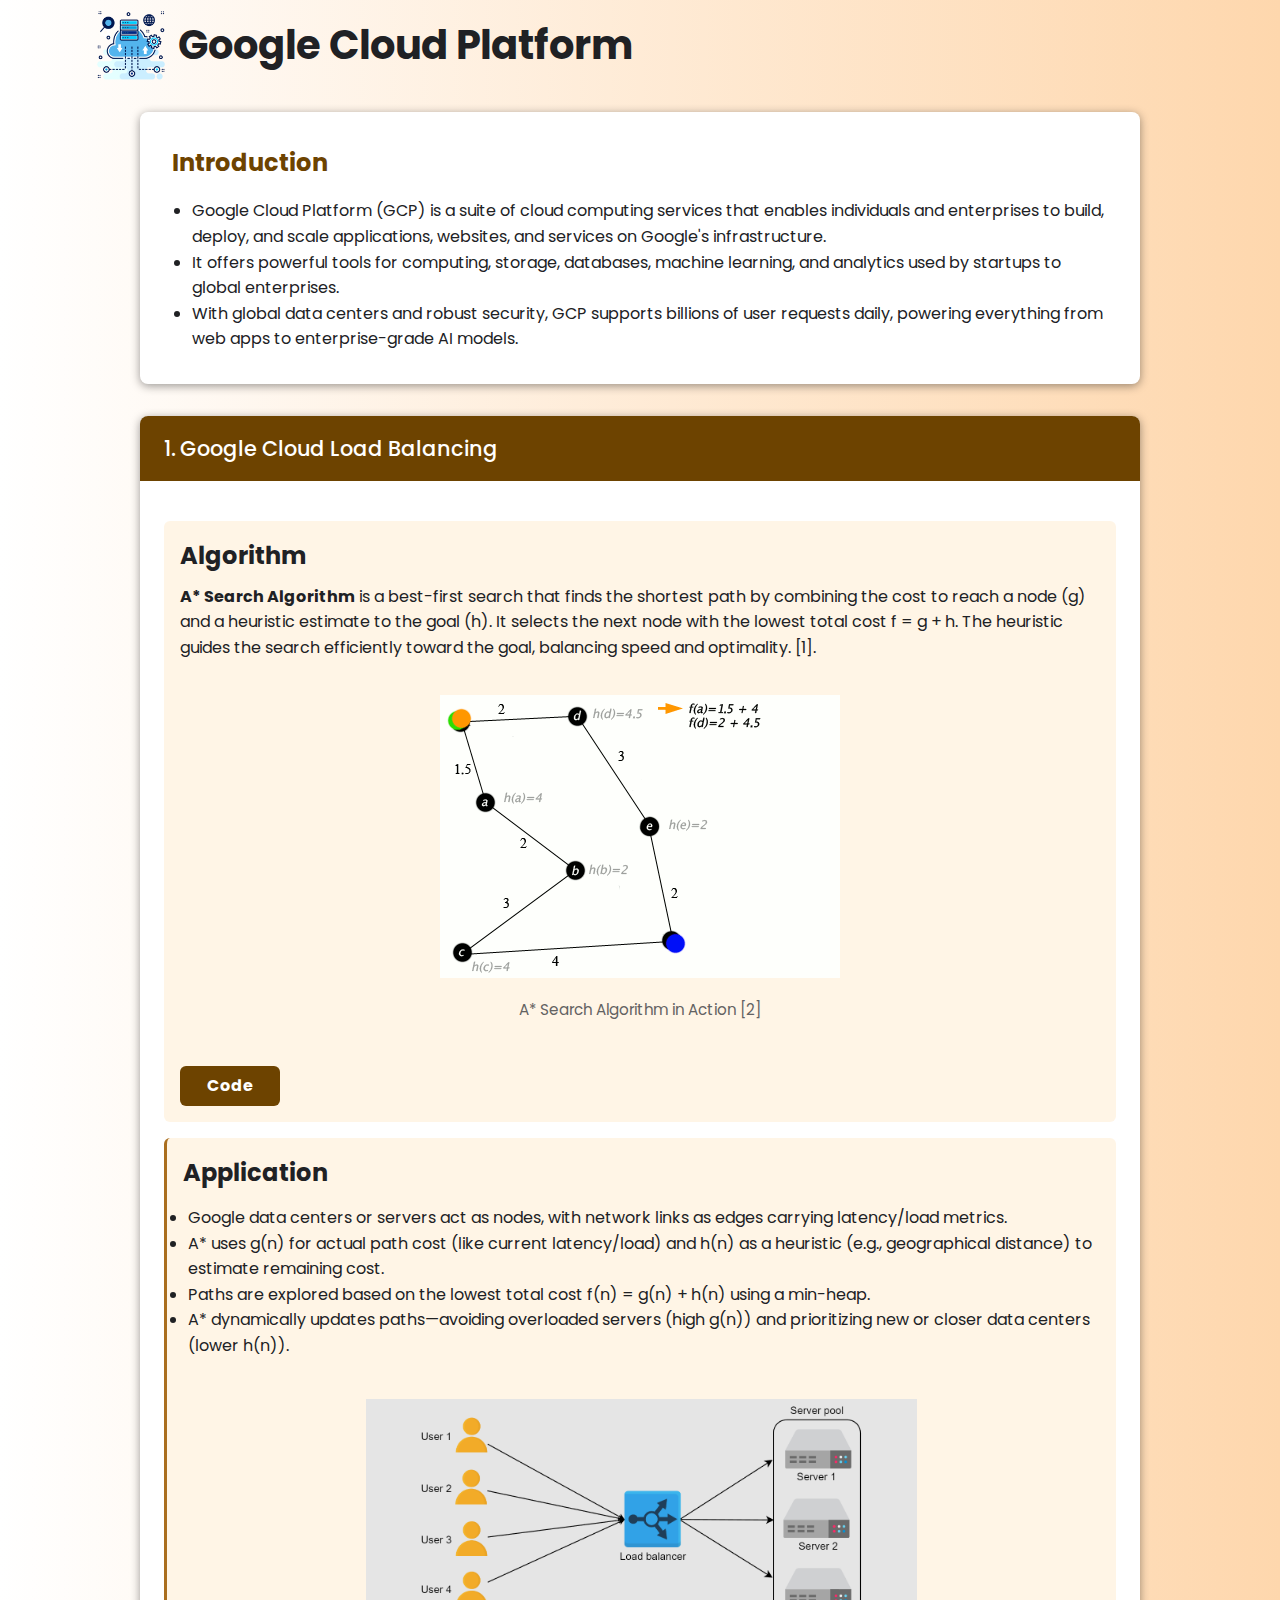
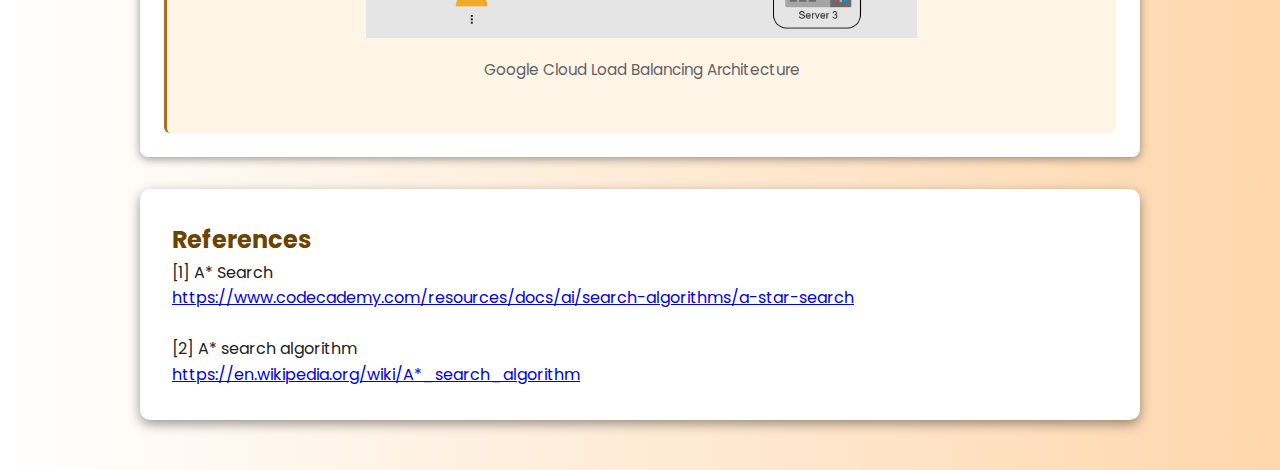
<file: gcpCase.html>
<!DOCTYPE html>
<html lang="en">
  <head>
    <meta charset="UTF-8" />
    <meta name="viewport" content="width=device-width, initial-scale=1.0" />
    <title>GCP Use-Cases</title>

    <link
      rel="stylesheet"
      href="https://cdnjs.cloudflare.com/ajax/libs/font-awesome/6.7.1/css/all.min.css"
    />
    <link rel="stylesheet" href="../assets/case1.css" />
    <link rel="stylesheet" href="../styleSheets/index.css" />
    <link rel="stylesheet" href="../styleSheets/gcpCase.css" />
    <link rel="stylesheet" href="https://unpkg.com/aos@next/dist/aos.css" />
    <link rel="icon" href="../assets/cv.png" type="image/x-icon" />
  </head>

  <body>
    <header>
      <div class="container">
        <h1><img src="../assets/cloud.png" alt="Cloud Logo" />Google Cloud Platform</h1>
      </div>
    </header>

    <div class="intro-container">
      <h2>Introduction</h2>
      <ul style="margin-left:20px ;">
        <li>Google Cloud Platform (GCP) is a suite of cloud computing services that enables individuals and enterprises to build, deploy, and scale applications, websites, and services on Google's infrastructure. </li>
        <li>It offers powerful tools for computing, storage, databases, machine learning, and analytics used by startups to global enterprises.</li>
        <li>With global data centers and robust security, GCP supports billions of user requests daily, powering everything from web apps to enterprise-grade AI models.</li>
      </ul>
    </div>

    <div class="workflow-container">
      <div class="workflow-step">
        <div class="step-header">
          1. Google Cloud Load Balancing 
        </div>
        <div class="substep">
          <div class="explanation-grid">
            <div class="why-box">
              <span class="label"><h2>Algorithm</h2></span>
              <p>
                <strong>A* Search Algorithm</strong> is a best-first search that finds the shortest path by combining the cost to reach a node (g) and a heuristic estimate to the goal (h). It selects the next node with the lowest total cost f = g + h. The heuristic guides the search efficiently toward the goal, balancing speed and optimality. [1].
              </p>
              <div class="image-container">
                <img id="astar" src="../assets/Astar.gif" alt="A* search Algorithm GIF" />
                <div class="image-caption">A* Search Algorithm in Action [2]</div>
              </div>
              <button class="code-button" onclick="window.location.href='code.html#Astar'"><strong>Code</strong></button>
            </div>
            <div class="how-box">
              <span class="label"><h2>Application</h2></span>
              <ul style="padding:5px">
                <li>Google data centers or servers act as nodes, with network links as edges carrying latency/load metrics.</li>
                <li>A* uses g(n) for actual path cost (like current latency/load) and h(n) as a heuristic (e.g., geographical distance) to estimate remaining cost.</li>
                <li> Paths are explored based on the lowest total cost f(n) = g(n) + h(n) using a min-heap.</li>
                <li>A* dynamically updates paths—avoiding overloaded servers (high g(n)) and prioritizing new or closer data centers (lower h(n)).</li>
              </ul>
              <div class="image-container">
                <img id="loadBalance" src="../assets/loadBalancing.png" alt="Load Balancing" />
                <div class="image-caption">Google Cloud Load Balancing Architecture</div>
              </div>
            </div>
          </div>
        </div>
      </div>
    </div>

    <section class="refrence">
      <h2>References</h2>
      <ul style="list-style-type: none; padding-left: 0;">
        <li>[1] A* Search <br> 
          <a href="https://www.codecademy.com/resources/docs/ai/search-algorithms/a-star-search">
            https://www.codecademy.com/resources/docs/ai/search-algorithms/a-star-search
          </a> 
        </li>
        <br>
        <li>[2] A* search algorithm <br>
          <a href="https://en.wikipedia.org/wiki/A*_search_algorithm">
            https://en.wikipedia.org/wiki/A*_search_algorithm
          </a>
        </li>
      </ul>
    </section>
  </body>
</html>
</file>
<file: styleSheets/case1.css>
@import url("https://fonts.googleapis.com/css2?family=Poppins:wght@100;200;300;400;500;600&display=swap");

:root {
  --primary: rgb(109, 67, 0);
  --secondary: rgb(170, 110, 30);
  --dark: #202124;
  --light: #fff5e6;
}

* {
  padding: 0;
  margin: 0;
  box-sizing: border-box;
  font-family: "Poppins", sans-serif;
}

body {
  background: linear-gradient(to right, rgb(255, 255, 255), rgb(254, 215, 173));
  color: var(--dark);
  width: 100%;
  min-height: 100vh;
  overflow-x: hidden;
}

header h1 {
  display: flex;
  align-items: center;
  gap: 0.75rem; /* spacing between image and text */
  font-size: 2.5rem;
}

header h1 img {
  height: 70px; /* adjust size as needed */
  width: auto;
  object-fit: contain;
  vertical-align: middle;
}

.container {
  width: 85%;
  max-width: 1200px;
  margin: 0 auto;
}

h1,
h2,
h3 {
  color: var(--dark);
}

h1 {
  font-size: 2.5rem;
  margin-bottom: 0.5rem;
}

.intro-box,
.diagram-container,
.inference,
.conclusion {
  background-color: transparent;
  border-radius: 10px;
  padding: 2rem;
  margin: 2rem 0;
  box-shadow: 0 4px 12px rgba(0, 0, 0, 0.4);
  width: 85%;
max-width: 1000px;
        margin: 2rem auto;
}

.diagram-container {
  background-color: rgba(255, 255, 255, 0.9);
  border-radius: 15px;
  padding: 2rem;
  margin: 2rem 0;
  box-shadow: 0 6px 18px rgba(0, 0, 0, 0.2);
  transition: all 0.3s ease;
  backdrop-filter: blur(6px);
}

.diagram-container:hover {
  box-shadow: 0 12px 28px rgba(0, 0, 0, 0.25);
  transform: translateY(-5px);
}

.youtube-algorithm-explainer h2 {
    color:white;
    background-color: rgb(109, 67, 0);
  font-size: 1.8rem;
  margin-bottom: 1.2rem;
  color: var(--primary);
}

.diagram-container .step,
.diagram-container .key-insight {
  margin-bottom: 2rem;
  padding: 1rem 1.5rem;
  background: rgba(255, 239, 217, 0.7);
  border-radius: 10px;
  border-left: 5px solid var(--secondary);
  box-shadow: 0 3px 8px rgba(0, 0, 0, 0.08);
}

.diagram-container h3 {
  font-size: 1.3rem;
  color: var(--secondary);
  margin-bottom: 0.75rem;
}

.diagram-container ul,
.diagram-container ol {
  padding-left: 1.25rem;
  margin-top: 0.5rem;
}

.diagram-container code {
  background: #fff1dc;
  padding: 0.2rem 0.4rem;
  border-radius: 4px;
  font-family: monospace;
}

.intro-box {
     width: 85%;
  max-width: 1200px;
  margin: 0 auto;
  border-left: 5px solid var(--primary);
  display: flex;
  align-items: center;
  height: 150px;
}

.flow-diagram {
  display: grid;
  grid-template-columns: repeat(3, 1fr);
  gap: 1.5rem;
  margin: 2rem 0;
}

.flow-step {
  background-color: transparent;
  border-radius: 10px;
  padding: 1.5rem;
  text-align: center;
  transition: transform 0.3s ease, box-shadow 0.3s ease;
  border-top: 4px solid var(--primary);
  box-shadow: 0 4px 12px rgba(0, 0, 0, 0.07);
}

.flow-step:hover {
  transform: translateY(-5px);
  box-shadow: 0 10px 20px rgba(0, 0, 0, 0.1);
}

.flow-step a {
  color: var(--primary);
  text-decoration: none;
  font-weight: 500;
}

.inference {
  border-left: 5px solid var(--secondary);
}

.inference ul {
  padding-left: 1.5rem;
}

.conclusion {
  background-color: transparent;
  color: var(--dark);
  border: 2px solid var(--primary);
}

@media (max-width: 768px) {
  .flow-diagram {
    grid-template-columns: 1fr;
  }
}
body {
        font-family: "Roboto", Arial, sans-serif;
        line-height: 1.6;
        color: var(--dark);
        margin: 0;
        padding: 0;
        background-color: var(--light);
      }

      .workflow-container {
        width: 85%;
        max-width: 1000px;
        margin: 2rem auto;
      }

      .workflow-step {
        background: white;
        border-radius: 8px;
        box-shadow: 0 2px 10px rgba(0, 0, 0, 0.4);
        margin-bottom: 2rem;
        overflow: hidden;
      }

      .step-header {
        background: var(--primary);
        color: white;
        padding: 1rem 1.5rem;
        font-size: 1.3rem;
        font-weight: 500;
      }

      .substep {
        padding: 1.5rem;
        border-bottom: 1px solid #eee;
      }

      .substep:last-child {
        border-bottom: none;
      }

      .substep-header {
        color: var(--secondary);
        margin-bottom: 0.5rem;
        font-size: 1.1rem;
      }

      .explanation-grid {
        display: grid;
        grid-template-columns: 1fr;
        gap: 1rem;
        margin-top: 1rem;
      }

      .why-box,
      .how-box {
        background: var(--light);
        padding: 1rem;
        border-radius: 6px;
      }

      .why-box {
        border-left: 3px solid var(--accent);
      }

      .how-box {
        border-left: 3px solid var(--secondary);
      }

      .label {
        font-weight: 500;
        margin-bottom: 0.5rem;
        display: block;
      }

      .code-button {
        background-color: rgb(109, 67, 0); /* brown */
        color: white;
        border: none;
        padding: 5px;
        font-size: 1rem;
        border-radius: 6px;
        cursor: pointer;
        transition: all 0.3s ease;
        height: 40px;
        width: 100px;
        margin-top: 8px;
      }

      .code-button:hover {
        background-color: white;
        color: rgb(109, 67, 0);
        transform: scale(1.1); /* makes button grow slightly */
        border: 1px solid rgb(109, 67, 0);
      }
      .refrence {
        background-color: transparent;
        border-radius: 10px;
        padding: 2rem;
        margin: 2rem 0;
        box-shadow: 0 4px 12px rgba(0, 0, 0, 0.4);
    }
</file>
<file: styleSheets/index.css>
@import url('https://fonts.googleapis.com/css2?family=Poppins:wght@100;200;300;400;500;600&display=swap');
*{
    padding: 0;
    margin: 0;
    font-family: 'Poppins', sans-serif;
    box-sizing: border-box;
}
html{
    overflow-x: hidden;
}

body {
    width: 100%;
    min-height: 100vh;
    overflow-x: hidden;
    background: linear-gradient(to right, rgb(255,255,255), rgb(254,215,173));
}
nav{
    width: 100%;
    height: 10vh;
    position: sticky;
}
section {
    scroll-snap-align: start; /* Ensure clean scroll snapping if needed */
    scroll-margin-top: 0px;   /* Prevent overlapping */
}
.nav-container{
    width: 100%;
    height: 100%;
    display: flex;
    justify-content: space-around;
    align-items: center;
}
.logo{
    color: black;
    font-size: 2rem;
    font-weight: bolder;
}
.logo span{
    color: rgb(109,67, 0);
    text-shadow: 0 0 10px rgb(109,67, 0);
}
.hamburg, .cancel{
    cursor: pointer;
    position: absolute;
    right: 15px;
    top: 10px;
    color: black;
    font-size: 2rem;
    display: none;
}
.nav-container .links {
    display: flex;
    gap: 3rem;
    align-items: center;
}
.nav-container .links a{
    position: relative;
    font-size: 1.2rem;
    color: black;
    text-decoration: none;
    font-weight: 500;
    transform: 0.3s linear;
}
.nav-container .links a::before{
    margin-top: 9px;
    position: absolute;
    content: "";
    bottom: -3px;
    left: 0;
    width: 0%;
    height: 3px;
    background-color: rgb(109,67, 0);
    transition: 0.2s linear;
}

.contact-btn {
    background-color: rgb(109, 67, 0);
    padding: 5px 20px;
    border-radius: 20px;
    border: 2px solid rgb(109, 67, 0);
    transition: transform 0.2s ease;
    text-align: center;
}

.contact-btn a {
    color: white !important;         /* Ensures text stays white */
    text-decoration: none;
    font-weight: 500;
    display: inline-block;
}

.contact-btn:hover {
    transform: scale(1.1);           /* Grows the button on hover */
}



.contact-btn:hover a {
    color: white !important;         /* Keeps link text white on hover too */
}



.dropdown{
    z-index: 100;
    position: absolute;
    top: 0;
    transform: translateY(-500px);
    width: 100%;
    height: auto;
    backdrop-filter: brightness(40%) blur(3px);
    box-shadow: 0 0 20px black;
    transition: 0.2s linear;
}
.dropdown .links a{
    color: white;
    display: flex;
    text-decoration: none;
    justify-content: center;
    padding: 15px 0;
    align-items: center;
    transition: 0.2s linear;
}
.dropdown .links a:hover{
    background-color: rgb(109,67, 0);
}

section {
    width: 100%;
    /* height: 90vh; */  /* REMOVE THIS */
    padding: 50px 0;     /* ADD THIS for spacing */
}
.main-container{
    width: 100%;
    height: 100%;
    display: flex;
    justify-content: space-evenly;
    align-items: center;
}
/*
.main-container .image{
    z-index: -1;
    width: 50%;
}
.main-container .image img{
    width: 100%;
}*/
 


/* Ellipse/Oval Shape */
.main-container .image {
    margin-top:15px;
    width: 300px;  /* Slightly wider than tall */
    height: 300;
   /* border: 5px solid rgb(109, 67, 0);*/
    overflow: hidden;
    background-color:transparent;
    display: flex;
    justify-content: center;
    align-items: center;
}

.main-container .image img {
    width: 100%;
    height: 100%;
    object-fit: cover;  /* Ensures image fills the space */
    object-position: center;  /* Centers the focal point */
}



.image{
    width: 40%;
    min-height: 100px;
}
.main-container .content{
    margin-top: 80px;
    color: black;
    width: 40%;
    min-height: 100px;
}
.content h1{
    font-size: clamp(1rem, 2rem + 5vw, 3rem);
}
.content h1 span{
    color: rgb(109,67, 0);
    text-shadow: 0 0 10px rgb(109,67, 0);
}
.content .typewriter{
    font-weight: 600;
    font-size: clamp(1rem, 1rem + 5vw, 2rem);
}
.content .typewriter span{
    color: rgb(109,67, 0);
    font-size: 2.5rem;
    text-shadow: 0 0 5px rgb(109,67, 0);
    position: relative;
    transition: 0.3s linear;
}
.typewriter span::before{
    content: "Developer";
    animation: words 15s infinite;
}
.typewriter span::after{
    content: "";
    position: absolute;
    width: calc(100% + 8px);
    height: 100%;
    border-left: 3px solid black;
    animation:  cursor 0.6s linear infinite;
}
@keyframes cursor {
    to{
        border-left: 3px solid #b74b4b;
    }
}
@keyframes words {
    0%, 33%{
        content: "Developer";
    }
    34%, 66%{
        content: "Designer";
    }
    67%, 100%{
        content: "Youtuber";
    }
}
.content p{
    font-size: clamp(0.4rem, 0.2rem + 9vw, 1rem);
    margin: 10px 0;
}
.social-links i{
    display: inline-flex;
    justify-content: center;
    align-items: center;
    width: 3rem;
    height: 3rem;
    background-color:transparent;
    border: 0.2rem solid rgb(109,67, 0);
    border-radius: 50%;
    color:rgb(109,67, 0);
    margin: 5px 10px;
    font-size: 1.5rem;
    transition: 0.2s linear;
}
.social-links i:hover{
    scale: 1.3;
    color: white;
    background-color: rgb(109,67, 0);
    filter: drop-shadow(0 0 10px rgb(109,67,0));
}
.content button{
    width: 40%;
    height: 6vh;
    margin: 30px;
    background-color: rgb(109,67, 0);
    color: white;
    border: none;
    outline: none;
    font-size: 100%;
    font-weight: 700;
    border-radius: 5px;
    transition: 0.2s linear;
}
.content button:hover{
 scale: 1.1;
 color: rgb(109,67, 0);
 border: 2px solid rgb(109,67, 0);
 background-color: transparent;
 font-weight: 700;
 box-shadow: 0 0 40px rgb(109,67, 0);
}


@media (max-width:884px) {
    body{
        overflow-y: visible;
    }
    nav .logo{
        position: absolute;
        top: 16px;
        left: 15px;
        font-size: 1.5rem;
    }
    .main-container{
        display: flex;
        flex-direction: column;
    }
    .nav-container .links{
        display: none;
    }
    .hamburg,.cancel{
        display: block;
    }
    .main-container .content{
        width: 80%;
    }
    .social-links i{
        width: 2.5rem;
        height: 2.5rem;
        font-size: 1.5rem;
    }
    .cancel{
        color: white;
    }
    .main-container .image{
        width: 80%;
        margin-bottom: 0px;
    }
}

/* About start */
#about {
    width: 100%;
    height: 100vh; /* Take full viewport height */
    padding: 60px 10%;
    background: linear-gradient(to right, rgb(255,255,255), rgb(254,215,173));
    display: flex;
    justify-content: center;
    align-items: center;
    flex-wrap: wrap;
    gap: 50px;
    box-sizing: border-box;
    scroll-snap-align: start;
}

.about-image img {
    width: 300px;
    border-radius: 20px;
    box-shadow: 0 0 20px rgba(109, 67, 0, 0.2);
    transition: transform 0.3s ease, box-shadow 0.3s ease;
}

.about-image img:hover {
    transform: scale(1.05);
    box-shadow: 0 0 30px rgba(109, 67, 0, 0.3);
}

.about-content {
    max-width: 600px;
    color: black;
    font-family: 'Poppins', sans-serif;
}

.about-content h2 {
    font-size: clamp(2rem, 3vw, 3rem);
    margin-bottom: 20px;
    color: rgb(109, 67, 0);
    text-shadow: 0 0 10px rgb(109, 67, 0);
    transition: 0.3s linear;
}

.about-content p,
.about-details p {
    font-size: 1rem;
    line-height: 1.6;
    margin-bottom: 15px;
    color: #333;
}

.about-details i {
    color: rgb(109, 67, 0);
    margin-right: 10px;
}

/*About end*/


/* Skills start */
#skills {
    height: 100vh;
    width: 100%;
    padding: 60px 10%;
    background: linear-gradient(to right, rgb(255,255,255), rgb(254,215,173));
    box-sizing: border-box;
    font-family: 'Poppins', sans-serif;
}

.skills-container {
    text-align: center;
    color: black;
}

.skills-container h2 {
    font-size: clamp(2rem, 3vw, 3rem);
    margin-bottom: 40px;
    color: rgb(109, 67, 0);
    text-shadow: 0 0 10px rgb(109, 67, 0);
    transition: 0.3s linear;
}

.skills-grid {
    display: flex;
    flex-wrap: wrap;
    justify-content: center;
    gap: 30px;
}

.skill-card {
    width: 150px;
    height: 150px;
    background: white;
    border: 2px solid rgb(109, 67, 0);
    border-radius: 20px;
    box-shadow: 0 0 15px rgba(109, 67, 0, 0.1);
    display: flex;
    flex-direction: column;
    align-items: center;
    justify-content: center;
    transition: transform 0.3s ease, box-shadow 0.3s ease;
    cursor: default;
}

.skill-card i {
    font-size: 2.5rem;
    color: rgb(109, 67, 0);
    margin-bottom: 10px;
}

.skill-card p {
    font-size: 1rem;
    font-weight: 500;
}

.skill-card:hover {
    transform: scale(1.1);
    box-shadow: 0 0 25px rgba(109, 67, 0, 0.3);
}
/*Skill end*/



/* Projects start */
#projects {
    height: 100vh;
    width: 100%;
    padding: 25px 10%;
    background: linear-gradient(to right, rgb(255,255,255), rgb(254,215,173));
    font-family: 'Poppins', sans-serif;
}

.projects-container {
    text-align: center;
    color: black;
}

.projects-container h2 {
    font-size: clamp(2rem, 3vw, 3rem);
    margin-bottom: 50px;
    color: rgb(109, 67, 0);
    text-shadow: 0 0 10px rgb(109, 67, 0);
}

.projects-grid {
    display: grid;
    grid-template-columns: repeat(auto-fit, minmax(280px, 1fr));
    gap: 40px;
    justify-items: center;
}

.project-card {
    background: white;
    border: 2px solid rgb(109, 67, 0);
    border-radius: 20px;
    padding: 20px;
    max-width: 350px;
    box-shadow: 0 0 20px rgba(109, 67, 0, 0.1);
    text-align: left;
    transition: transform 0.3s ease, box-shadow 0.3s ease;
}

.project-card:hover {
  transform: translateY(-12px);
    box-shadow: 0 0 15px 5px rgba(0, 0, 0, 0.6);

}


.project-card h3 {
    color: rgb(109, 67, 0);
    margin-bottom: 10px;
    font-size: 1.5rem;
}

.project-card p {
    margin-bottom: 10px;
    font-size: 0.95rem;
}

.project-card a {
    text-decoration: none;
    color: rgb(109, 67, 0);
    font-weight: bold;
    display: inline-flex;
    align-items: center;
    gap: 8px;
    transition: transform 0.3s ease, box-shadow 0.3s ease;
}




/* Optional: Smooth transition for child elements */
.project-card * {
    transition: none !important; /* Prevents children from inheriting transitions */
}
.project-card a:hover {
    color: black;
}

.project-card i {
    font-size: 1.2rem;
}
/*Project end*/

/* Business Cases start */
  #business-cases {
    height: 100vh;
    width: 100%;
    padding: 60px 10%;
    background: linear-gradient(to right, #ffffff, #ffe0b3);
    font-family: 'Poppins', sans-serif;
    box-sizing: border-box;
    overflow: hidden;
  }

  .business-container h2 {
    font-size: clamp(2rem, 3vw, 3rem);
    margin-bottom: 40px;
    color: rgb(109, 67, 0);
    text-shadow: 0 0 10px rgba(109, 67, 0, 0.4);
    text-align: center;
  }

  .carousel-wrapper {
    overflow: hidden;
    width: 100%;
    position: relative;
  }

  .carousel {
    display: flex;
    width: 100%;
  }

  .carousel-item {
    flex: 0 0 100%;
    min-width: 100%;
    box-sizing: border-box;
    padding: 20px; /* Removed padding from parent */
    height: 350px;
    background: transparent;
    border: 2px solid rgb(109, 67, 0);
    border-radius: 24px;
    position: relative;
    overflow: hidden;
    box-shadow: 
      5px 0 15px -5px rgba(0,0,0,0.1),
      -5px 0 15px -5px rgba(0,0,0,0.1);
  }

  #googleImg{
    height:40px;
    width: 40px;
    margin-left: 10px;
  }
  /* Header Section */
  .item-header {
    padding: 15px 20px;
    border-radius: 20px 20px 0 0;
    background: rgba(109, 67, 0, 0.1);
    border-bottom: 1px solid rgba(109, 67, 0, 0.3);
    position: relative;
    border:1px solid rgb(109, 67, 0);
  }

  .item-header h3 {
    color: rgb(109, 67, 0);
    margin-left: 20px;
    font-size: 1.8rem;
  }

  .item-tag {
    position: absolute;
    top: 15px;
    right: 20px;
    background: rgb(109, 67, 0);
    color: white;
    padding: 3px 12px;
    border-radius: 12px;
    font-size: 0.8rem;
    font-weight: bold;
  }

  /* Content Section */
  .item-content {
    padding: 20px;
    border-radius: 0 0 20px 20px;
    height: calc(100% - 65px); /* Full height minus header */
    display: flex;
    border:1px solid rgb(109, 67, 0);
    border-top: 1px transparent;
    flex-direction: column;
    background: white;
  }

  .item-content p {
    color: #333;
    line-height: 1.6;
    margin: 0 0 15px 0;
    font-size: 1rem;
  }

  .item-stats {
    margin-top: auto;
    display: flex;
    justify-content: space-between;
    font-size: 0.94rem;
    color: rgb(109, 67, 0);
    padding-top: 10px;
    border-top: 1.5px dashed rgba(109, 67, 0, 0.2);
  }

  /* Carousel Navigation */
.carousel-buttons {
  position: absolute;
  top: 50%;
  width: 100%;
  display: flex;
  justify-content: space-between;
  transform: translateY(-50%);
  pointer-events: none;
}

.carousel-buttons button {
  pointer-events: all;
  background: transparent;
  border: none;
  color: rgba(209, 209, 209, 0.8);
  font-size: 7rem; 
  cursor: pointer;
  transition: all 0.2s ease;
  padding: 0;
  margin: 0 20px; /* Increased margin for larger buttons */
  line-height: 1;
  font-weight: bold;
}

.carousel-buttons button:hover {
  color: rgb(130, 130, 130);
  transform: scale(1.2); /* Slightly larger hover effect */
  text-shadow: 0 4px 8px rgba(0,0,0,0.15); /* Stronger shadow */
}

  /* Border gradient effects */
  .carousel-item::before,
  .carousel-item::after {
    content: '';
    position: absolute;
    top: 0;
    bottom: 0;
    width: 2px;
    background: linear-gradient(to bottom, 
      rgba(109, 67, 0, 0.3) 0%, 
      rgba(109, 67, 0, 0.1) 50%, 
      rgba(109, 67, 0, 0.3) 100%);
  }



  


  .carousel-item::before {
    left: -1px;
  }

  .carousel-item::after {
    right: -1px;
  }

  .carousel-item:hover{
    cursor: pointer;
  }
/*BS end*/
.education-details {
    margin-left: 25px; /* Adjust as needed */
    font-size: 15px;
    color: #444;
}


/*CM start*/
/* Contact Me */
#contact {
    height: 100vh;
    width: 100%;
    padding: 25px 10%;
    background: linear-gradient(to right, #fff9f2, #ffe0b3);
    font-family: 'Poppins', sans-serif;
  }
  
  .contact-container {
    text-align: center;
  }
  
  .contact-container h2 {
    font-size: clamp(2rem, 3vw, 3rem);
    color: rgb(109, 67, 0);
    margin-bottom: 50px;
    text-shadow: 0 0 10px rgba(109, 67, 0, 0.4);
  }
  
  .contact-form {
    max-width: 600px;
    margin: 0 auto;
    display: flex;
    flex-direction: column;
    gap: 20px;
  }
  
  .contact-form input,
  .contact-form textarea {
    padding: 15px;
    border-radius: 10px;
    border: 2px solid rgb(109, 67, 0);
    font-size: 1rem;
    resize: none;
    background: #fff;
    color: #333;
    font-family: 'Poppins', sans-serif;
  }
  
  .contact-form input::placeholder,
  .contact-form textarea::placeholder {
    color: #999;
  }
  
  .contact-form button {
    padding: 15px;
    font-size: 1rem;
    background: rgb(109, 67, 0);
    color: #fff;
    border: none;
    border-radius: 10px;
    cursor: pointer;
    transition: background 0.3s ease;
    font-family: 'Poppins', sans-serif;
    transition: transform 0.4s ease-in-out; 
  }
  
  .contact-form button:hover {
    background: rgb(128, 76, 0);
  }

  .contact-form button:active{
    transform: scale(1.05);
  }
/*cm end*/  

/*PF info*/
#portfolio-details {
    width: 100%;
    height: 100vh;
    padding: 60px 10%;
    background: linear-gradient(to right, rgb(255,255,255), rgb(254,215,173));
    display: flex;
    flex-direction: column;
    justify-content: center;
    align-items: center;
    box-sizing: border-box;
    font-family: 'Poppins', sans-serif;
  }
  
  .portfolio-container h2 {
    font-size: clamp(2rem, 3vw, 3rem);
    color: rgb(109, 67, 0);
    text-shadow: 0 0 10px rgba(109, 67, 0, 0.4);
    margin-bottom: 40px;
  }
  
  .details-grid {
    display: grid;
    grid-template-columns: repeat(auto-fit, minmax(280px, 1fr));
    gap: 20px;
    width: 100%;
  }
  
  .detail-item {
    background-color: #fff;
    border: 2px solid rgb(109, 67, 0);
    border-radius: 10px;
    padding: 20px;
    box-shadow: 0 0 10px rgba(109, 67, 0, 0.1);
    transition: transform 0.3s ease, box-shadow 0.3s ease;
  }
  
  .detail-item:hover {
    transform: scale(1.02);
    box-shadow: 0 0 15px rgba(109, 67, 0, 0.2);
  }
  
  .detail-item strong {
    display: block;
    font-size: 1.1rem;
    color: rgb(109, 67, 0);
    margin-bottom: 5px;
  }
  
  .detail-item span {
    font-size: 1rem;
    color: #333;
  }
/*PF info end*/
</file>
<file: styleSheets/code.css>
body {
        font-family: Arial, sans-serif;
        line-height: 1.6;
        background-color: #f5f5f5;
        padding: 0;
        margin: 0;
      }

      .main-container {
        width: 90%;
        max-width: 1000px;
        margin: 2rem auto;
      }

      .sub-container {
        background: white;
        border-radius: 8px;
        border: 2px solid black;
        box-shadow: 0 2px 10px rgba(0, 0, 0, 0.4);
        margin-bottom: 2rem;
        overflow: hidden;
        padding: 1.5rem;
      }

      h2 {
        margin-top: 0;
        color: #2c3e50;
        border-bottom: 2px solid #eee;
        padding-bottom: 0.5rem;
      }

      
      code {
        white-space: pre; /* prevent wrapping */
        font-family: "Courier New", monospace;
        background: #f8f9fa;
        padding: 1rem;
        border-radius: 6px;
        margin: 1rem 0;
        overflow-x: auto; /* enable horizontal scroll */
        display: block;
        font-size: 0.95rem;
      }

      pre {
        white-space: pre; /* prevent wrapping */
        font-family: "Courier New", monospace;
        background: #f8f9fa;
        padding: 1rem;
        border-radius: 6px;
        border-left: 4px solid rgb(109,67,0);
        margin: 1rem 0;
        overflow-x: auto; /* enable horizontal scroll */
        display: block;
        font-size: 0.95rem;
        box-shadow: 0 4px 8px rgba(0, 0, 0, 0.3);
      }

      .complexity {
        background: #f8f9fa;
        padding: 1rem;
        border-radius: 6px;
        border-left: 4px solid rgb(109,67,0);
        box-shadow: 0 4px 8px rgba(0, 0, 0, 0.3);
      }

      .complexity h3 {
        margin-top: 0;
        color: #2c3e50;
      }

      .complexity ul {
        padding-left: 20px;
        margin-bottom: 0;
      }

      .complexity li {
        margin-bottom: 0.5rem;
      }
</file>
<file: styleSheets/driveCase.css>
body {
        font-family: "Roboto", Arial, sans-serif;
        line-height: 1.6;
        color: var(--dark);
        margin: 0;
        padding: 0;
        background-color: var(--light);
      }

      .workflow-container {
        width: 85%;
        max-width: 1000px;
        margin: 2rem auto;
      }

      .workflow-step {
        background: white;
        border-radius: 8px;
        box-shadow: 0 2px 10px rgba(0, 0, 0, 0.4);
        margin-bottom: 2rem;
        overflow: hidden;
      }

      .step-header {
        background: var(--primary);
        color: white;
        padding: 1rem 1.5rem;
        font-size: 1.3rem;
        font-weight: 500;
      }

      .substep {
        padding: 1.5rem;
        border-bottom: 1px solid #eee;
      }

      .substep:last-child {
        border-bottom: none;
      }

      .substep-header {
        color: var(--secondary);
        margin-bottom: 0.5rem;
        font-size: 1.1rem;
      }

      .explanation-grid {
        display: grid;
        grid-template-columns: 1fr;
        gap: 1rem;
        margin-top: 1rem;
      }

      .why-box,
      .how-box {
        background: var(--light);
        padding: 1rem;
        border-radius: 6px;
      }

      .why-box {
        border-left: 3px solid var(--accent);
      }

      .how-box {
        border-left: 3px solid var(--secondary);
      }

      .label {
        font-weight: 500;
        margin-bottom: 0.5rem;
        display: block;
      }

      .code-button {
        background-color: rgb(109, 67, 0);
        color: white;
        border: none;
        padding: 5px;
        font-size: 1rem;
        border-radius: 6px;
        cursor: pointer;
        transition: all 0.3s ease;
        height: 40px;
        width: 100px;
        margin-top: 8px;
      }

      .code-button:hover {
        background-color: white;
        color: rgb(109, 67, 0);
        transform: scale(1.1);
        border: 1px solid rgb(109, 67, 0);
      }

      .refrence {
        width: 85%;
        max-width: 1000px;
        background-color: white;
        border-radius: 10px;
        padding: 2rem;
        margin-left: 140px;
        margin-bottom: 50px;
        box-shadow: 0 4px 12px rgba(0, 0, 0, 0.4);
      }

      .refrence h2{
        color:rgb(109, 67, 0);
      }

      header{
        margin-top: 10px;
      }

      header h1 {
        display: flex;
        align-items: center;
        gap: 0.75rem;
        font-size: 2.5rem;
      }

      header h1 img {
        height: 70px;
        width: auto;
        object-fit: contain;
        vertical-align: middle;
      }

      .intro-container {
        background-color: white;
        border-radius: 8px;
        box-shadow: 0 2px 10px rgba(0, 0, 0, 0.4);
        padding: 2rem;
        margin: 2rem auto;
        width: 85%;
        max-width: 1000px;
      }

      .intro-container h2 {
        color: var(--primary);
        margin-bottom: 1rem;
      }

      .intro-container p {
        font-size: 1.1rem;
        color: #333;
      }

      #sliding {
        display: block;
        margin: auto;
        margin-top: 10px;
        margin-bottom: 10px;
        height: 240px;
        width: 350px;
      }

      #hash {
        display: block;
        margin: auto;
        margin-top: 10px;
        margin-bottom: 10px;
        height: 200px;
        width: 400px;
      }

      #kadane {
        height: 150px;
      }

      #mostplayed {
        height: 120px;
      }

      #retention,
      #analytics {
        height: 300px;
      }

      #imgCap {
        display:block;
        margin-left: 330px;
        font-size: 0.95rem;
        color: #636262;
        margin-bottom: 10px;
      }

      #imgCap2 {
        display:block;
        margin-left: 262px;
        font-size: 0.95rem;
        color: #636262;
        margin-bottom: 10px;
      }
</file>
<file: assets/case1.css>
@import url('https://fonts.googleapis.com/css2?family=Poppins:wght@100;200;300;400;500;600&display=swap');

    :root {
        --primary: rgb(109, 67, 0);
        --secondary: rgb(170, 110, 30);
        --dark: #202124;
        --light: #fff5e6;
    }

    * {
        padding: 0;
        margin: 0;
        box-sizing: border-box;
        font-family: 'Poppins', sans-serif;
    }

    body {
        background: linear-gradient(to right, rgb(255, 255, 255), rgb(254, 215, 173));
        color: var(--dark);
        width: 100%;
        min-height: 100vh;
        overflow-x: hidden;
    }

    header h1 {
    display: flex;
    align-items: center;
    gap: 0.75rem; /* spacing between image and text */
    font-size: 2.5rem;
}

header h1 img {
    height: 70px;         /* adjust size as needed */
    width: auto;
    object-fit: contain;
    vertical-align: middle;
}

    .container {
        width: 85%;
        max-width: 1200px;
        margin: 0 auto;
    }

    h1, h2, h3 {
        color: var(--dark);
    }

    h1 {
        font-size: 2.5rem;
        margin-bottom: 0.5rem;
    }

    .intro-box,
    .diagram-container,
    .inference,
    .conclusion {
        background-color: transparent;
        border-radius: 10px;
        padding: 2rem;
        margin: 2rem 0;
        box-shadow: 0 4px 12px rgba(0, 0, 0, 0.4);
    }

    .diagram-container {
    background-color: rgba(255, 255, 255, 0.9);
    border-radius: 15px;
    padding: 2rem;
    margin: 2rem 0;
    box-shadow: 0 6px 18px rgba(0, 0, 0, 0.2);
    transition: all 0.3s ease;
    border-left: 6px solid var(--primary);
    backdrop-filter: blur(6px);
}

.diagram-container:hover {
    box-shadow: 0 12px 28px rgba(0, 0, 0, 0.25);
    transform: translateY(-5px);
}

.youtube-algorithm-explainer h2 {
    font-size: 1.8rem;
    margin-bottom: 1.2rem;
    color: var(--primary);
}

.diagram-container .step, 
.diagram-container .key-insight {
    margin-bottom: 2rem;
    padding: 1rem 1.5rem;
    background: rgba(255, 239, 217, 0.7);
    border-radius: 10px;
    border-left: 5px solid var(--secondary);
    box-shadow: 0 3px 8px rgba(0, 0, 0, 0.08);
}

.diagram-container h3 {
    font-size: 1.3rem;
    color: var(--secondary);
    margin-bottom: 0.75rem;
}

.diagram-container ul, 
.diagram-container ol {
    padding-left: 1.25rem;
    margin-top: 0.5rem;
}

.diagram-container code {
    background: #fff1dc;
    padding: 0.2rem 0.4rem;
    border-radius: 4px;
    font-family: monospace;
}


    .intro-box {
        border-left: 5px solid var(--primary);
        display: flex;
        align-items: center;
        height: 150px;
    }

    .flow-diagram {
        display: grid;
        grid-template-columns: repeat(3, 1fr);
        gap: 1.5rem;
        margin: 2rem 0;
    }

    .flow-step {
        background-color: transparent;
        border-radius: 10px;
        padding: 1.5rem;
        text-align: center;
        transition: transform 0.3s ease, box-shadow 0.3s ease;
        border-top: 4px solid var(--primary);
        box-shadow: 0 4px 12px rgba(0, 0, 0, 0.07);
    }

    .flow-step:hover {
        transform: translateY(-5px);
        box-shadow: 0 10px 20px rgba(0, 0, 0, 0.1);
    }

    .flow-step a {
        color: var(--primary);
        text-decoration: none;
        font-weight: 500;
    }

    .inference {
        border-left: 5px solid var(--secondary);
    }

    .inference ul {
        padding-left: 1.5rem;
    }

    .conclusion {
        background-color: transparent;
        color: var(--dark);
        border: 2px solid var(--primary);
    }

    @media (max-width: 768px) {
        .flow-diagram {
            grid-template-columns: 1fr;
        }
    }
</file>
<file: styleSheets/gcpCase.css>
body {
        font-family: "Roboto", Arial, sans-serif;
        line-height: 1.6;
        color: var(--dark);
        margin: 0;
        padding: 0;
        background-color: var(--light);
      }

      .workflow-container {
        width: 85%;
        max-width: 1000px;
        margin: 2rem auto;
      }

      .workflow-step {
        background: white;
        border-radius: 8px;
        box-shadow: 0 2px 10px rgba(0, 0, 0, 0.4);
        margin-bottom: 2rem;
        overflow: hidden;
      }

      .step-header {
        background: var(--primary);
        color: white;
        padding: 1rem 1.5rem;
        font-size: 1.3rem;
        font-weight: 500;
      }

      .substep {
        padding: 1.5rem;
        border-bottom: 1px solid #eee;
      }

      .substep:last-child {
        border-bottom: none;
      }

      .substep-header {
        color: var(--secondary);
        margin-bottom: 0.5rem;
        font-size: 1.1rem;
      }

      .explanation-grid {
        display: grid;
        grid-template-columns: 1fr;
        gap: 1rem;
        margin-top: 1rem;
      }

      .why-box,
      .how-box {
        background: var(--light);
        padding: 1rem;
        border-radius: 6px;
      }

      .why-box {
        border-left: 3px solid var(--accent);
      }

      .how-box {
        border-left: 3px solid var(--secondary);
      }

      .label {
        font-weight: 500;
        margin-bottom: 0.5rem;
        display: block;
      }

      .code-button {
        background-color: rgb(109, 67, 0);
        color: white;
        border: none;
        padding: 5px;
        font-size: 1rem;
        border-radius: 6px;
        cursor: pointer;
        transition: all 0.3s ease;
        height: 40px;
        width: 100px;
        margin-top: 8px;
      }

      .code-button:hover {
        background-color: white;
        color: rgb(109, 67, 0);
        transform: scale(1.1);
        border: 1px solid rgb(109, 67, 0);
      }

      .refrence {
        width: 85%;
        max-width: 1000px;
        background-color: white;
        border-radius: 10px;
        padding: 2rem;
        margin: 0 auto 50px auto;
        box-shadow: 0 4px 12px rgba(0, 0, 0, 0.4);
      }

      .refrence h2{
        color:rgb(109, 67, 0);
      }

      header{
        margin-top:10px;
      }
      header h1 {
        display: flex;
        align-items: center;
        gap: 0.75rem;
        font-size: 2.5rem;
      }

      header h1 img {
        height: 70px;
        width: auto;
        object-fit: contain;
        vertical-align: middle;
      }

      .intro-container {
        background-color: white;
        border-radius: 8px;
        box-shadow: 0 2px 10px rgba(0, 0, 0, 0.4);
        padding: 2rem;
        margin: 2rem auto;
        width: 85%;
        max-width: 1000px;
      }

      .intro-container h2 {
        color: var(--primary);
        margin-bottom: 1rem;
      }

      .intro-container p {
        font-size: 1.1rem;
        color: #333;
      }

      .image-container {
        display: flex;
        flex-direction: column;
        align-items: center;
        margin: 20px 0;
      }

      #astar {
        max-width: 100%;
        height: auto;
        display: block;
        margin: 15px auto;
      }

      #loadBalance {
        max-width: 60%;
        height: auto;
        display: block;
        margin: 15px auto;
      }

      #retention,
      #analytics {
        height: 300px;
      }
      
      .image-caption {
        font-size: 0.95rem;
        color: #636262;
        margin: 5px 0 15px 0;
        text-align: center;
      }
</file>
